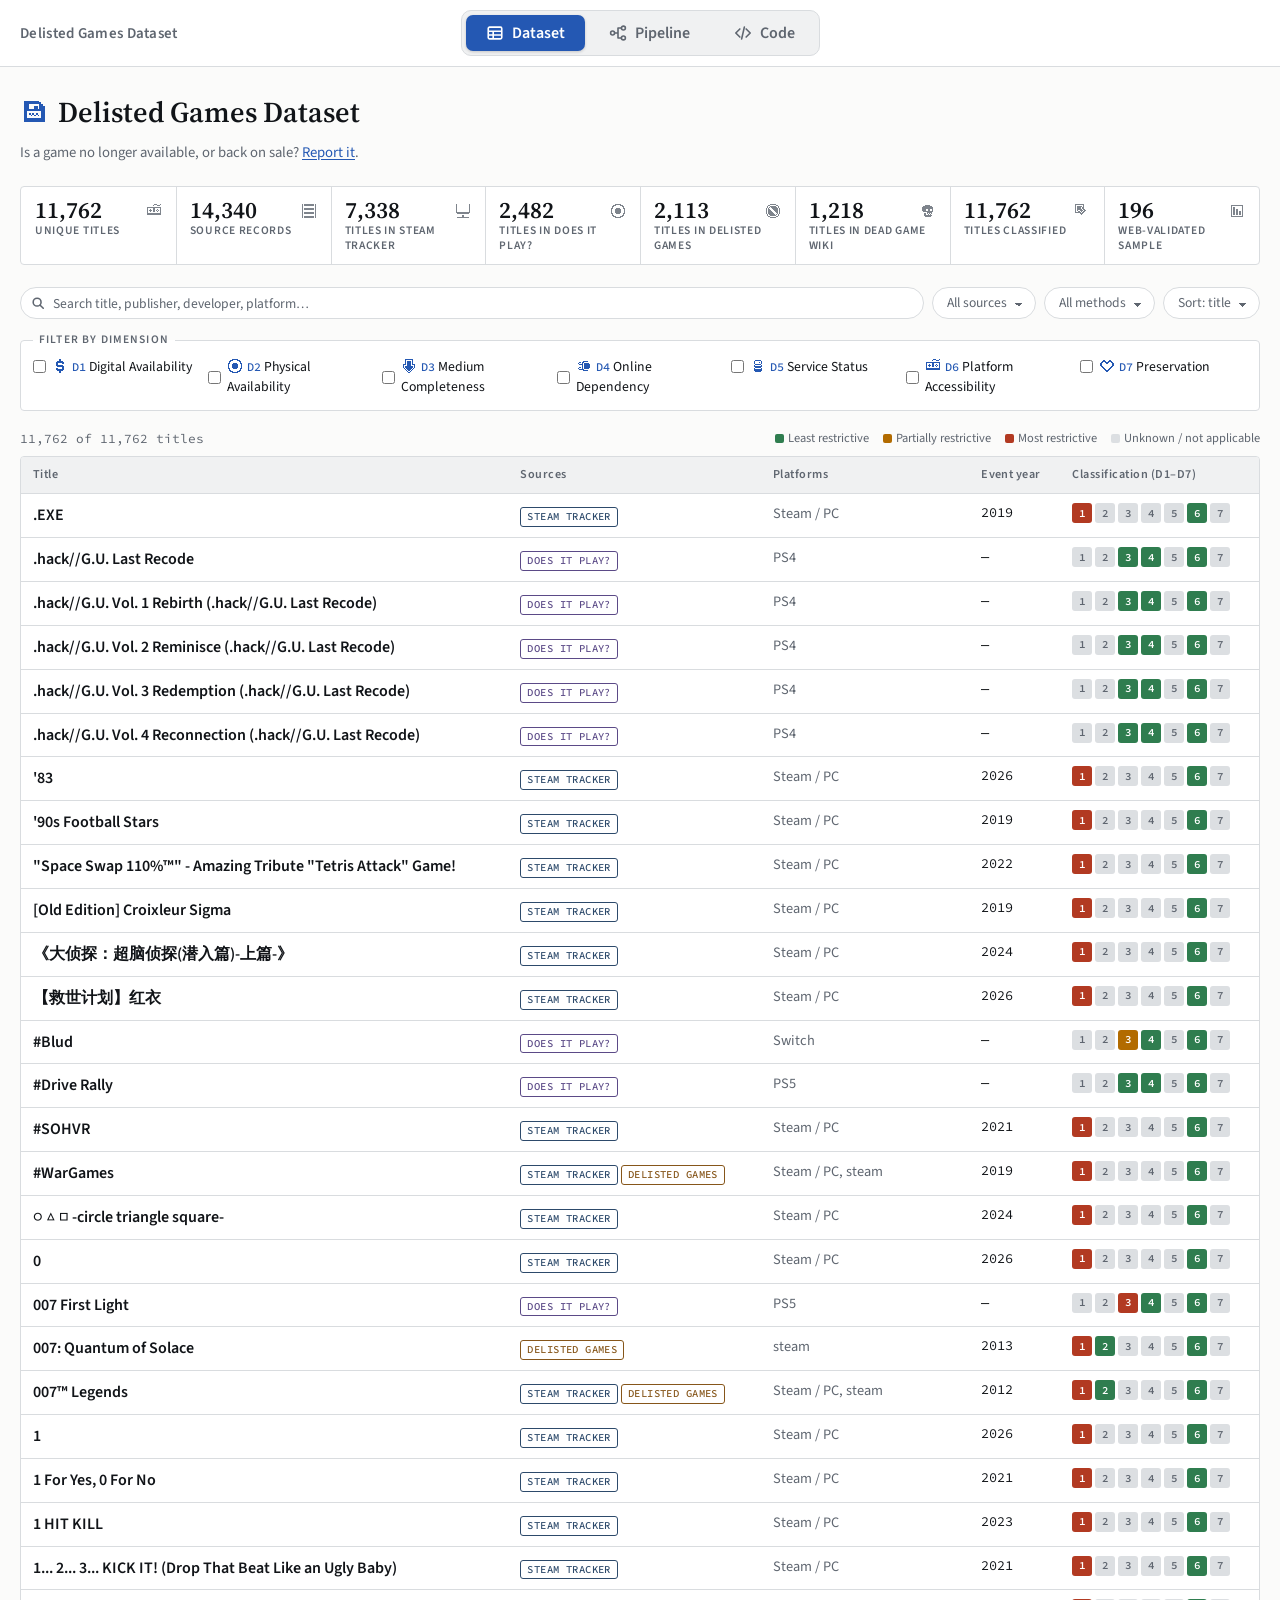
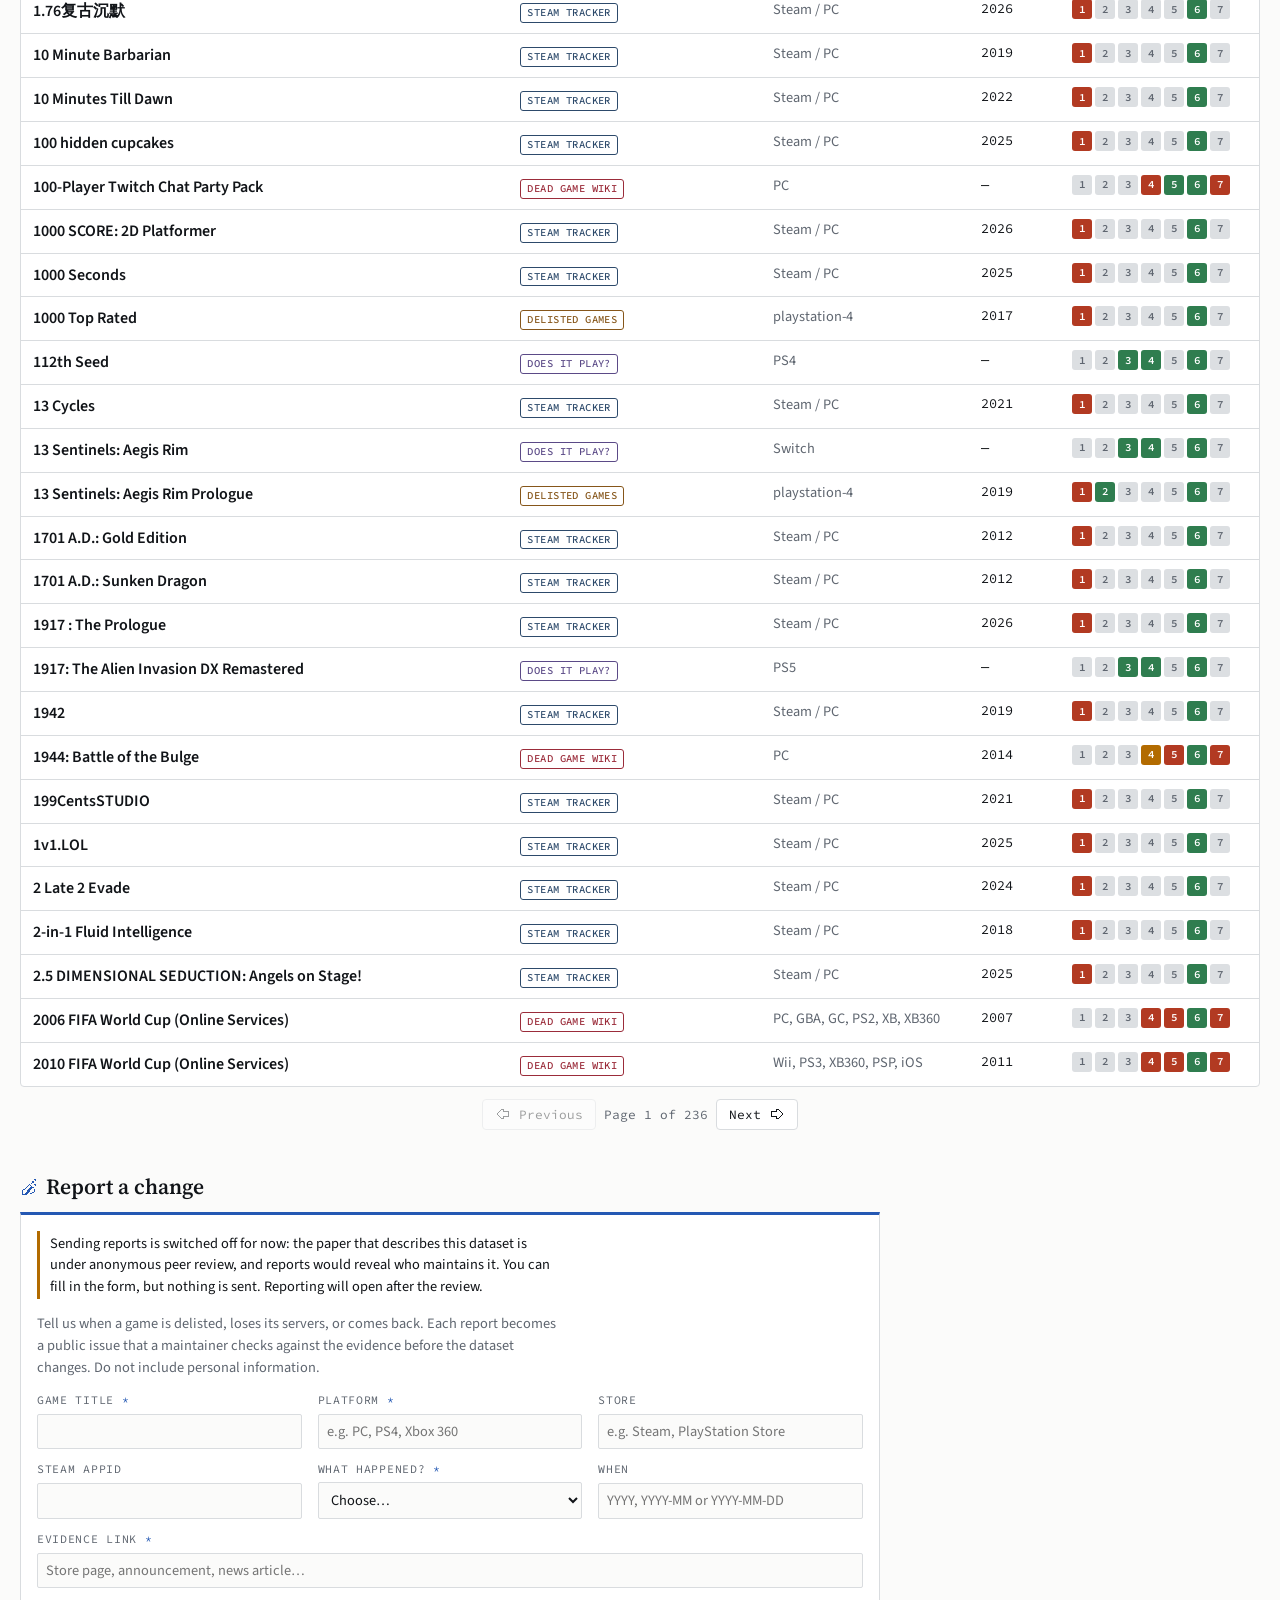
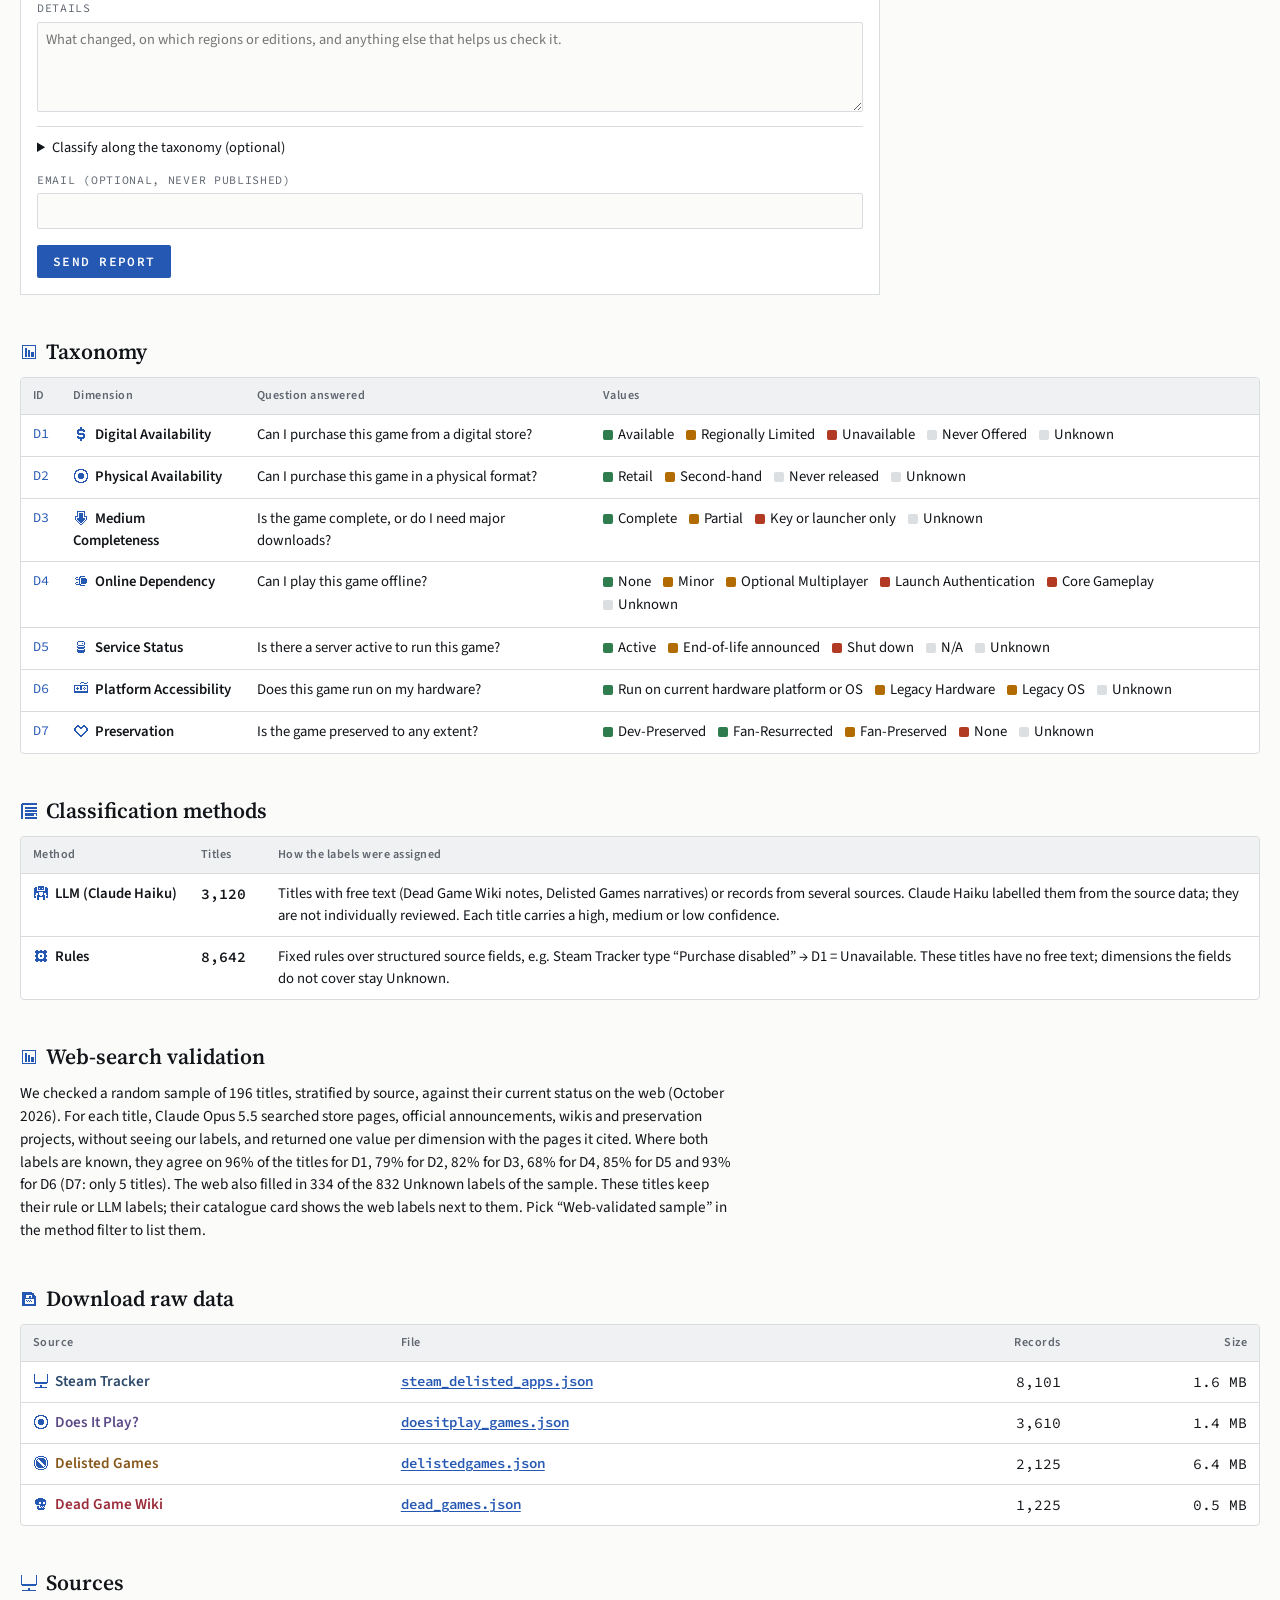
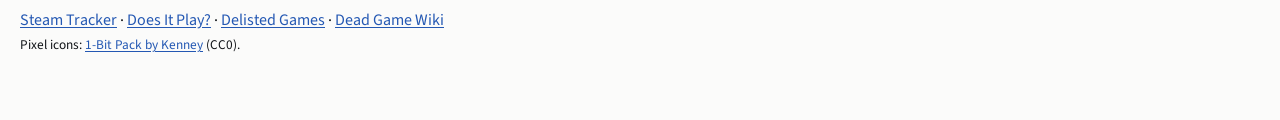
<file: index.html>
<!doctype html>
<html lang="en">
<head>
<meta charset="utf-8">
<meta name="viewport" content="width=device-width, initial-scale=1">
<title>Delisted Games Dataset</title>
<!-- The site opens on the dataset page; each page carries the tab bar (site-nav.css).
     Old links to /#pipeline still reach the pipeline map; /#code reaches the code. -->
<meta http-equiv="refresh" content="0; url=dataset/index.html">
<script>location.replace({ "#pipeline": "pipeline.html", "#code": "code/index.html" }[location.hash] || "dataset/index.html");</script>
</head>
<body>
<p><a href="dataset/index.html">Dataset</a> · <a href="pipeline.html">Pipeline map</a> · <a href="code/index.html">Code</a></p>
</body>
</html>
</file>
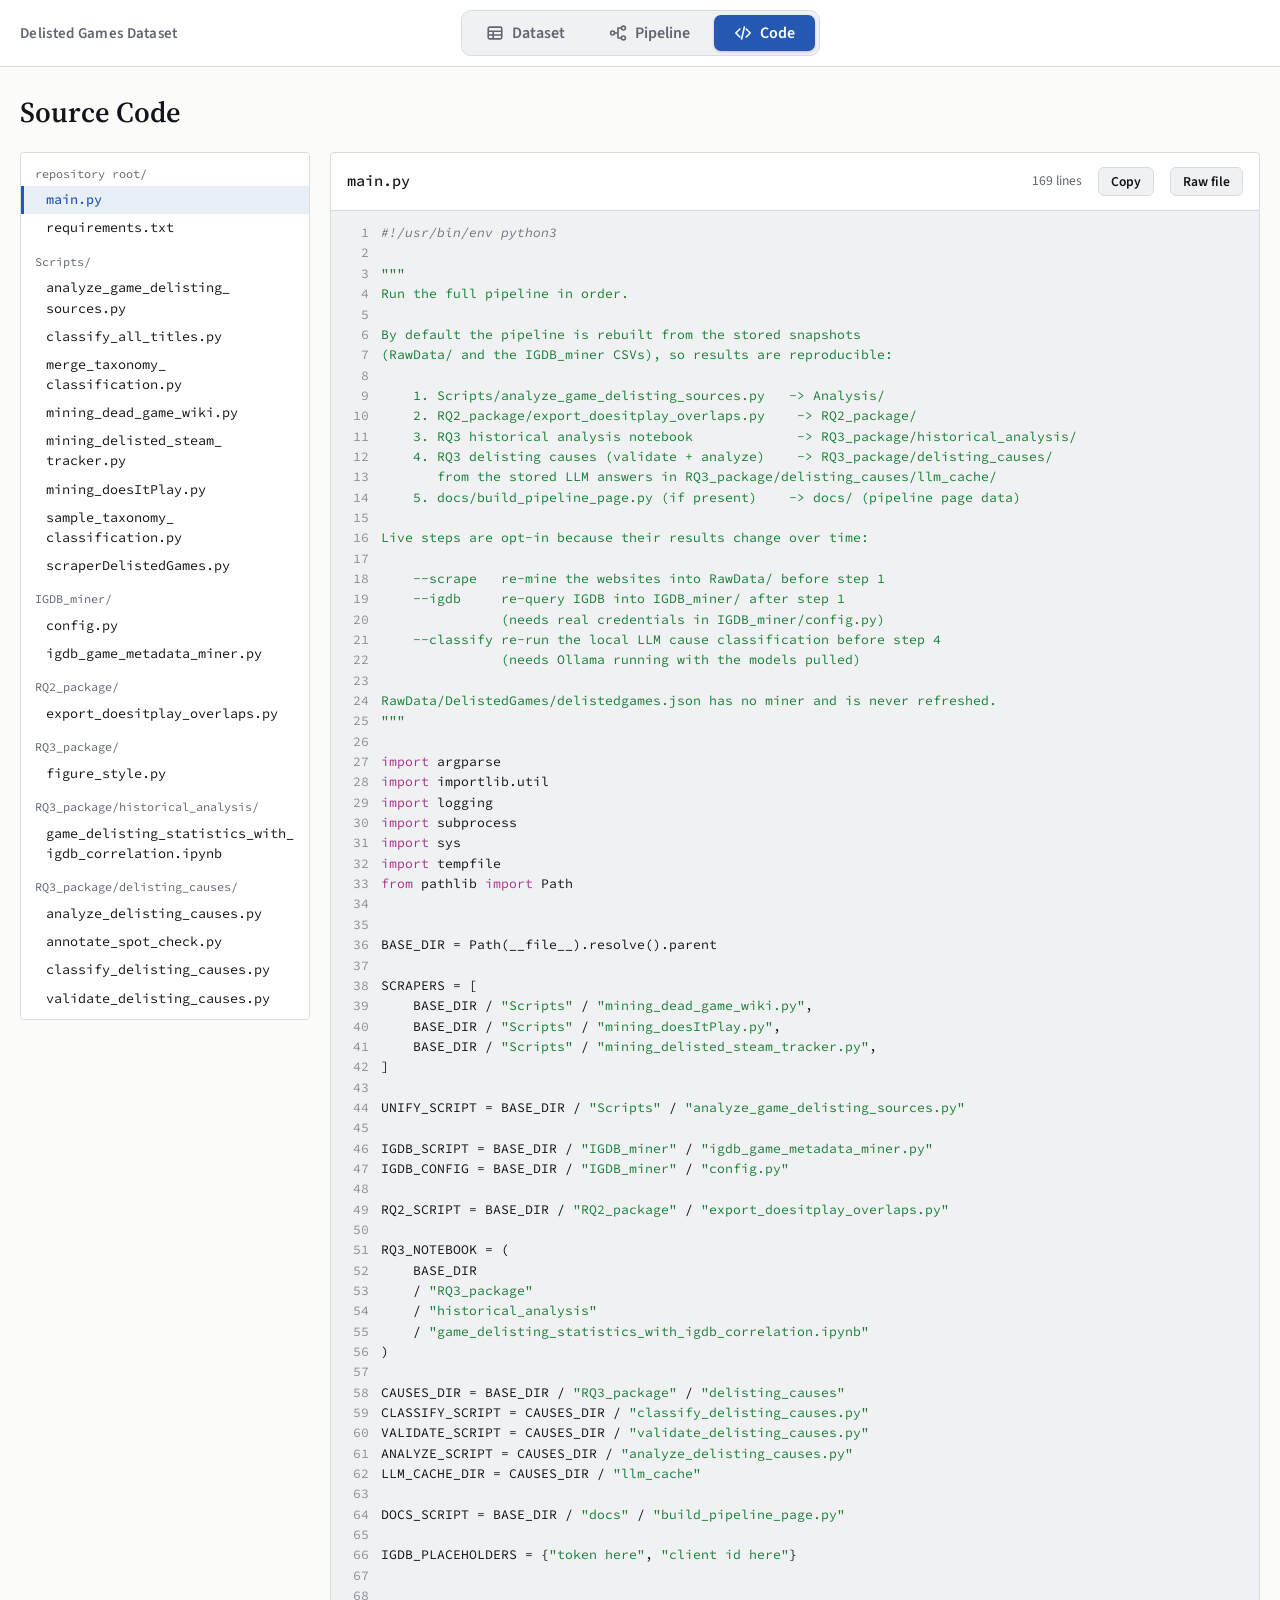
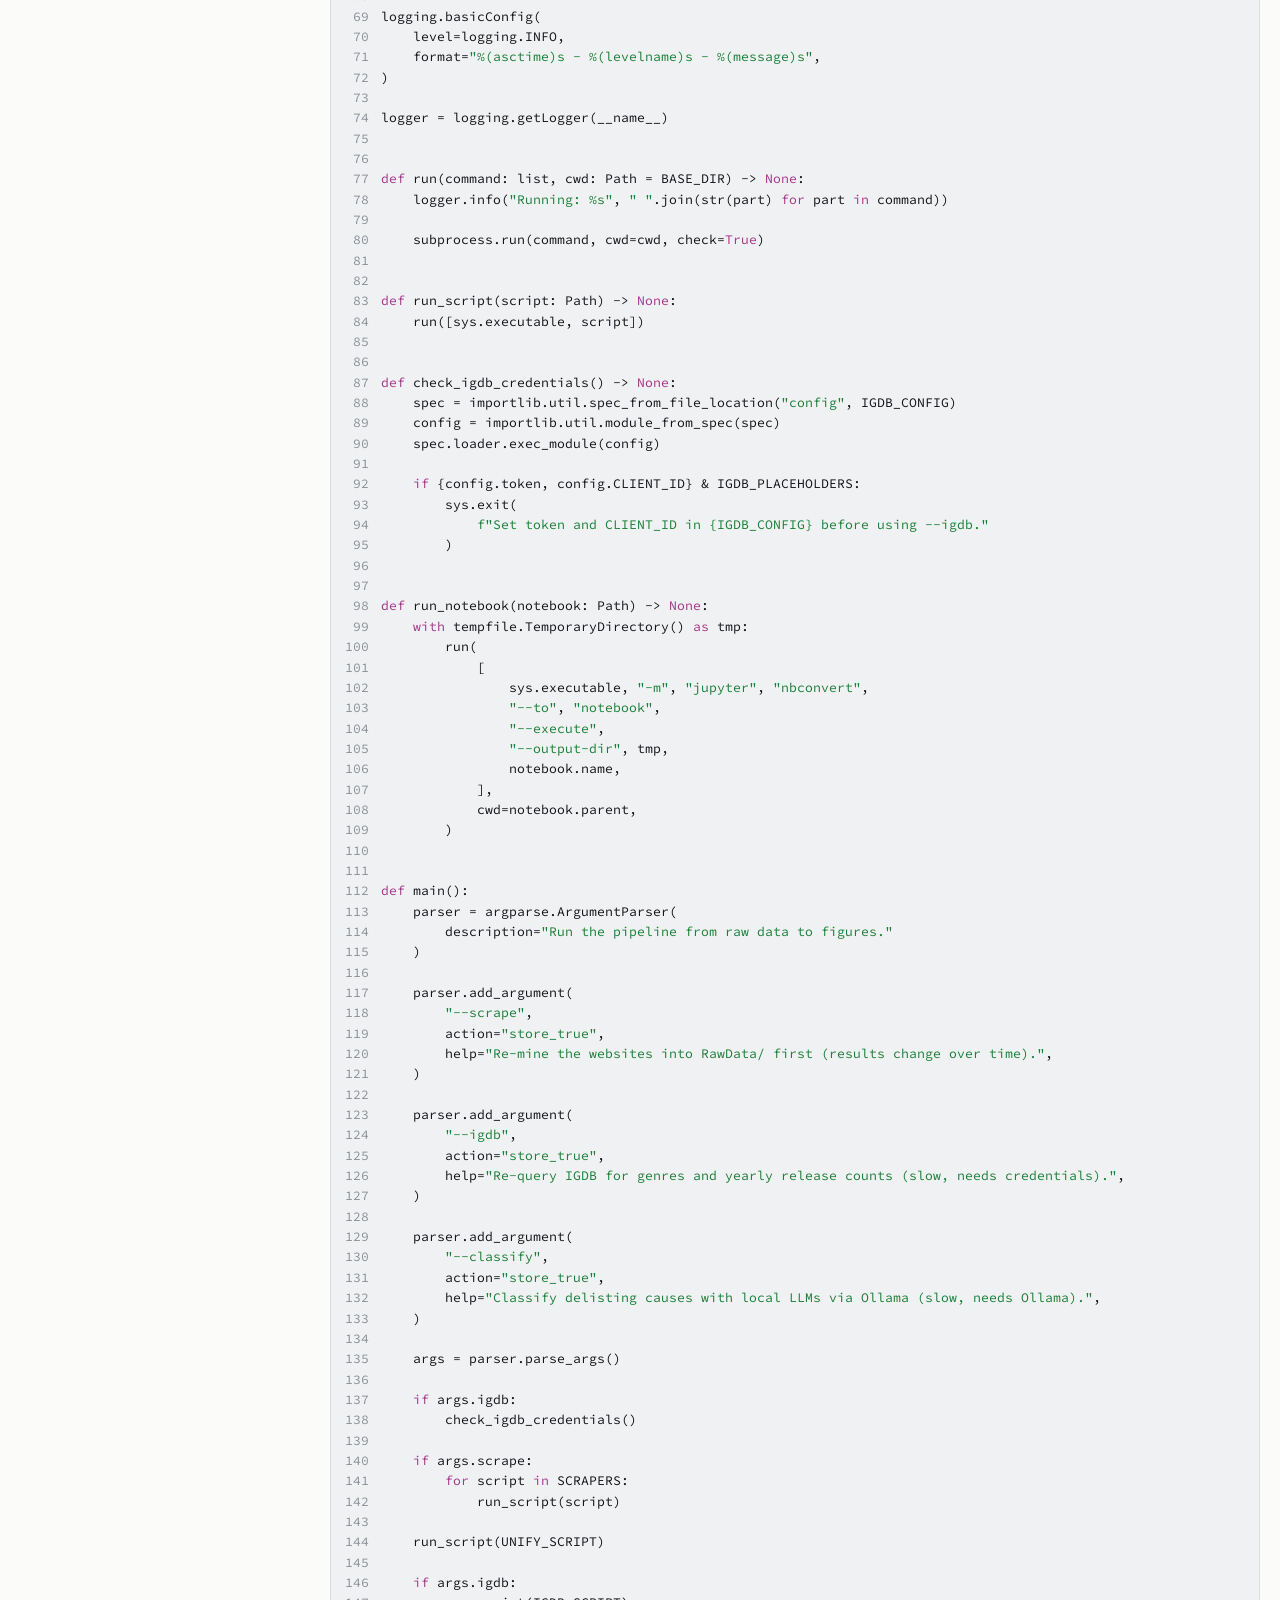
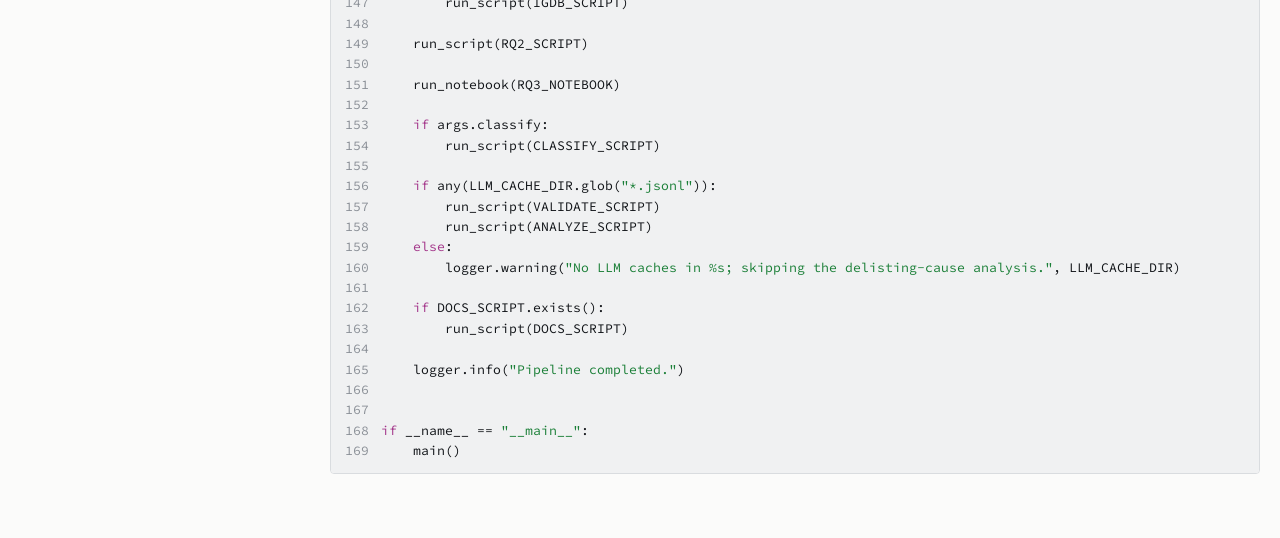
<file: code/index.html>
<!doctype html>
<html lang="en">
<meta charset="utf-8">
<meta name="viewport" content="width=device-width, initial-scale=1">
<title>Source Code</title>
<link rel="preconnect" href="https://fonts.googleapis.com">
<link rel="preconnect" href="https://fonts.gstatic.com" crossorigin>
<link rel="stylesheet" href="https://fonts.googleapis.com/css2?family=Source+Code+Pro:wght@400;500&family=Source+Sans+3:wght@400;600&family=Source+Serif+4:opsz,wght@8..60,600&display=swap">
<style>
:root {
  --paper: #fbfbfa;
  --sheet: #ffffff;
  --ink: #111418;
  --muted: #5f6670;
  --rule: #d9dcdf;
  --accent: #2458b3;
  --accent-tint: #e9eff9;
  --code-bg: #f0f1f2;
  --c-com: #6a737d;
  --c-str: #1a7f37;
  --c-kw: #a3368a;
  --c-num: #b35900;
  --c-dec: #2458b3;
  --serif: "Source Serif 4", Georgia, "Times New Roman", serif;
  --sans: "Source Sans 3", "Helvetica Neue", Arial, sans-serif;
  --mono: "Source Code Pro", ui-monospace, Menlo, Consolas, monospace;
}
@media (prefers-color-scheme: dark) {
  :root:not([data-theme="light"]) {
    --paper: #121417; --sheet: #191c20; --ink: #e8eaed; --muted: #9aa1aa; --rule: #30353b;
    --accent: #86acef; --accent-tint: #1d2738; --code-bg: #22262b;
    --c-com: #8b949e; --c-str: #7ee2a0; --c-kw: #f09ad8; --c-num: #f5b36b; --c-dec: #86acef;
    color-scheme: dark;
  }
}
:root[data-theme="dark"] {
  --paper: #121417; --sheet: #191c20; --ink: #e8eaed; --muted: #9aa1aa; --rule: #30353b;
  --accent: #86acef; --accent-tint: #1d2738; --code-bg: #22262b;
  --c-com: #8b949e; --c-str: #7ee2a0; --c-kw: #f09ad8; --c-num: #f5b36b; --c-dec: #86acef;
  color-scheme: dark;
}

* { box-sizing: border-box; }
body { background: var(--paper); color: var(--ink); font: 16px/1.5 var(--sans); padding-inline: 20px; padding-block: 28px 64px; }
.wrap { max-width: 1240px; margin: 0 auto; display: grid; gap: 22px; }
h1 { font-family: var(--serif); font-weight: 600; margin: 0; line-height: 1.2; font-size: 1.8rem; }

.layout { display: grid; grid-template-columns: 290px minmax(0, 1fr); gap: 20px; align-items: start; }
@media (max-width: 860px) { .layout { grid-template-columns: minmax(0, 1fr); } }

/* File list, grouped by folder. */
.files { position: sticky; top: 16px; max-height: calc(100vh - 32px); overflow-y: auto;
         background: var(--sheet); border: 1px solid var(--rule); border-radius: 4px; padding: 10px 0; }
@media (max-width: 860px) { .files { position: static; max-height: 300px; } }
.group { font-family: var(--mono); font-size: 0.74rem; color: var(--muted); padding: 10px 14px 4px; overflow-wrap: break-word; }
.group:first-child { padding-top: 2px; }
.file { display: block; padding: 4px 14px 4px 22px; font-family: var(--mono); font-size: 0.84rem; color: var(--ink);
        text-decoration: none; border-left: 3px solid transparent; overflow-wrap: break-word; }
.file:hover { background: var(--paper); }
.file[aria-current="true"] { background: var(--accent-tint); border-left-color: var(--accent); color: var(--accent); font-weight: 500; }
.file:focus-visible { outline: 2px solid var(--accent); outline-offset: -2px; }

/* Selected file. */
.view { background: var(--sheet); border: 1px solid var(--rule); border-radius: 4px; min-width: 0; }
.vhead { display: flex; flex-wrap: wrap; align-items: center; gap: 6px 16px; padding: 14px 16px; border-bottom: 1px solid var(--rule); }
.vpath { font-family: var(--mono); font-weight: 500; font-size: 0.95rem; overflow-wrap: break-word; flex: 1 1 260px; min-width: 0; }
.vmeta { font-size: 0.85rem; color: var(--muted); }
.btn { font: 600 0.85rem/1 var(--sans); color: var(--ink); background: var(--code-bg); border: 1px solid var(--rule);
       border-radius: 6px; padding: 7px 12px; cursor: pointer; text-decoration: none; }
.btn:hover { border-color: var(--muted); }
.btn:focus-visible { outline: 2px solid var(--accent); outline-offset: 2px; }

.code { overflow-x: auto; background: var(--code-bg); border-radius: 0 0 4px 4px; }
.code table { border-collapse: collapse; font: 0.82rem/1.55 var(--mono); tab-size: 4; }
.code td { padding: 0 14px 0 0; white-space: pre; vertical-align: top; }
.code td.n { padding: 0 12px 0 14px; text-align: right; color: var(--muted); user-select: none; opacity: .7; }
.code tr:first-child td { padding-top: 12px; }
.code tr:last-child td { padding-bottom: 12px; }
.t-com { color: var(--c-com); font-style: italic; }
.t-str { color: var(--c-str); }
.t-kw { color: var(--c-kw); }
.t-num { color: var(--c-num); }
.t-dec { color: var(--c-dec); }
</style>
<link rel="stylesheet" href="../site-nav.css">
<body>
<nav class="site-bar" aria-label="Site">
  <span class="site-brand">Delisted Games Dataset</span>
  <div class="site-tabs">
    <a class="site-tab" href="../dataset/index.html">
      <svg viewBox="0 0 20 20" fill="none" stroke="currentColor" stroke-width="1.8" aria-hidden="true"><rect x="2.5" y="3.5" width="15" height="13" rx="1.5"/><path d="M2.5 8H17.5M2.5 12.25H17.5M8 8V16.5"/></svg>Dataset</a>
    <a class="site-tab" href="../pipeline.html">
      <svg viewBox="0 0 20 20" fill="none" stroke="currentColor" stroke-width="1.8" stroke-linecap="round" aria-hidden="true"><circle cx="4" cy="10" r="2.2"/><circle cx="16" cy="4.5" r="2.2"/><circle cx="16" cy="15.5" r="2.2"/><path d="M6.2 10H10M10 4.5V15.5M10 4.5H13.8M10 15.5H13.8"/></svg>Pipeline</a>
    <a class="site-tab" href="../code/index.html" aria-current="page">
      <svg viewBox="0 0 20 20" fill="none" stroke="currentColor" stroke-width="1.8" stroke-linecap="round" stroke-linejoin="round" aria-hidden="true"><path d="M6.5 5.5 2 10l4.5 4.5M13.5 5.5 18 10l-4.5 4.5M11.5 3.5l-3 13"/></svg>Code</a>
  </div>
  <span></span>
</nav>
<div class="wrap">
  <h1>Source Code</h1>
  <div class="layout">
    <nav class="files" id="files" aria-label="Files"></nav>
    <section class="view" aria-live="polite">
      <div class="vhead">
        <span class="vpath" id="vpath"></span>
        <span class="vmeta" id="vmeta"></span>
        <button class="btn" id="copy" type="button">Copy</button>
        <a class="btn" id="raw" href="#">Raw file</a>
      </div>
      <div class="code"><table id="code"></table></div>
    </section>
  </div>
</div>

<script src="sources.js"></script>
<script>
const FILES = window.SOURCES || [];
const $ = id => document.getElementById(id);
const esc = s => s.replace(/&/g, "&amp;").replace(/</g, "&lt;").replace(/>/g, "&gt;");
// Lets long snake_case names wrap at underscores instead of mid-word.
const breakable = s => esc(s).replace(/([_/])/g, "$1<wbr>");

// Small Python highlighter: comments, strings (incl. triple-quoted and
// prefixed), decorators, keywords and numbers. Other files are shown as text.
const PY_KW = "and as assert async await break class continue def del elif else except finally for from global if import in is lambda nonlocal not or pass raise return try while with yield None True False self";
const PY_RE = new RegExp([
  "(#[^\\n]*)",
  "((?:[rRbBuUfF]{1,2})?(?:\"\"\"[\\s\\S]*?\"\"\"|'''[\\s\\S]*?'''|\"(?:\\\\.|[^\"\\\\\\n])*\"|'(?:\\\\.|[^'\\\\\\n])*'))",
  "(^[ \\t]*@[\\w.]+)",
  "\\b(" + PY_KW.split(" ").join("|") + ")\\b",
  "\\b(\\d[\\d_]*(?:\\.\\d+)?(?:e[+-]?\\d+)?)\\b",
].join("|"), "gm");
const CLASSES = [null, "t-com", "t-str", "t-dec", "t-kw", "t-num"];

// Returns [text, className] pieces covering the whole source.
function tokens(text, python) {
  if (!python) return [[text, null]];
  const out = [];
  let last = 0;
  for (const m of text.matchAll(PY_RE)) {
    if (m.index > last) out.push([text.slice(last, m.index), null]);
    out.push([m[0], CLASSES[m.findIndex((g, i) => i > 0 && g !== undefined)]]);
    last = m.index + m[0].length;
  }
  out.push([text.slice(last), null]);
  return out;
}

// Splits the pieces into lines so spans never cross a table row.
function lines(text, python) {
  const rows = [""];
  for (const [piece, cls] of tokens(text, python)) {
    piece.split("\n").forEach((part, i) => {
      if (i > 0) rows.push("");
      if (part) rows[rows.length - 1] += cls ? `<span class="${cls}">${esc(part)}</span>` : esc(part);
    });
  }
  if (rows.length > 1 && rows[rows.length - 1] === "") rows.pop();
  return rows;
}

function renderList() {
  let html = "", group = null;
  for (const f of FILES) {
    if (f.group !== group) {
      group = f.group;
      html += `<div class="group">${breakable(group || "repository root")}/</div>`;
    }
    html += `<a class="file" href="#${encodeURI(f.path)}" data-path="${esc(f.path)}">${breakable(f.path.split("/").pop())}</a>`;
  }
  $("files").innerHTML = html;
}

function show(path) {
  const f = FILES.find(x => x.path === path) || FILES[0];
  if (!f) { $("vpath").textContent = "No files found (sources.js missing)."; return; }
  const python = /\.(py|ipynb)$/.test(f.path);
  const rows = lines(f.text, python);
  $("code").innerHTML = rows.map((r, i) => `<tr><td class="n">${i + 1}</td><td>${r}</td></tr>`).join("");
  $("vpath").innerHTML = breakable(f.path);
  $("vmeta").textContent = `${rows.length.toLocaleString("en")} lines` + (f.path.endsWith(".ipynb") ? " · notebook cells" : "");
  $("raw").href = "src/" + encodeURI(f.path);
  for (const a of document.querySelectorAll(".file")) a.setAttribute("aria-current", a.dataset.path === f.path ? "true" : "false");
  $("copy").onclick = () => copy(f.text);
}

function copy(text) {
  const done = () => { $("copy").textContent = "Copied"; setTimeout(() => { $("copy").textContent = "Copy"; }, 1400); };
  if (navigator.clipboard) navigator.clipboard.writeText(text).then(done, () => fallback(text, done));
  else fallback(text, done);
}

// Clipboard API is unavailable on file:// and in some sandboxed frames.
function fallback(text, done) {
  const ta = document.createElement("textarea");
  ta.value = text;
  ta.style.position = "fixed"; ta.style.opacity = "0";
  document.body.appendChild(ta);
  ta.select();
  try { if (document.execCommand("copy")) done(); } catch (e) {}
  ta.remove();
}

function current() { return decodeURI(location.hash.slice(1)); }

renderList();
show(current());
addEventListener("hashchange", () => { show(current()); scrollTo({ top: 0 }); });
</script>
</body>
</html>
</file>
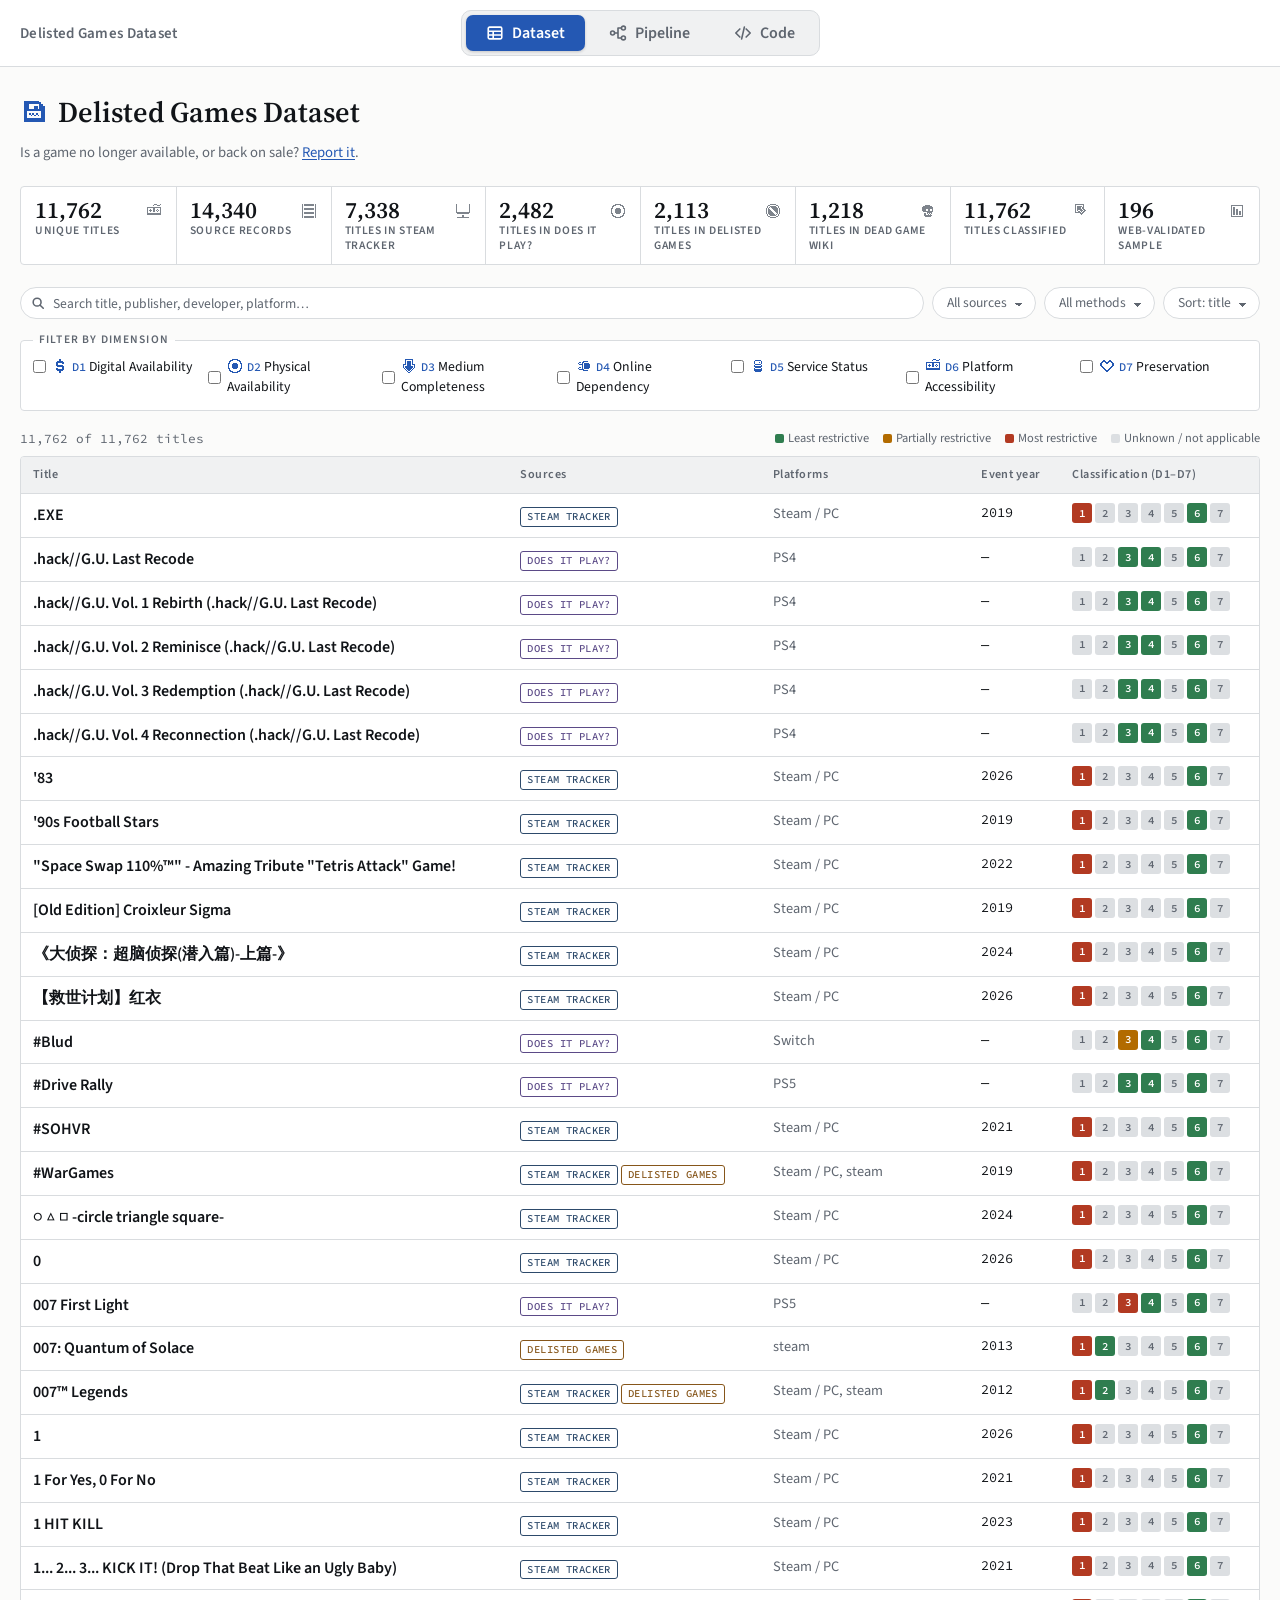
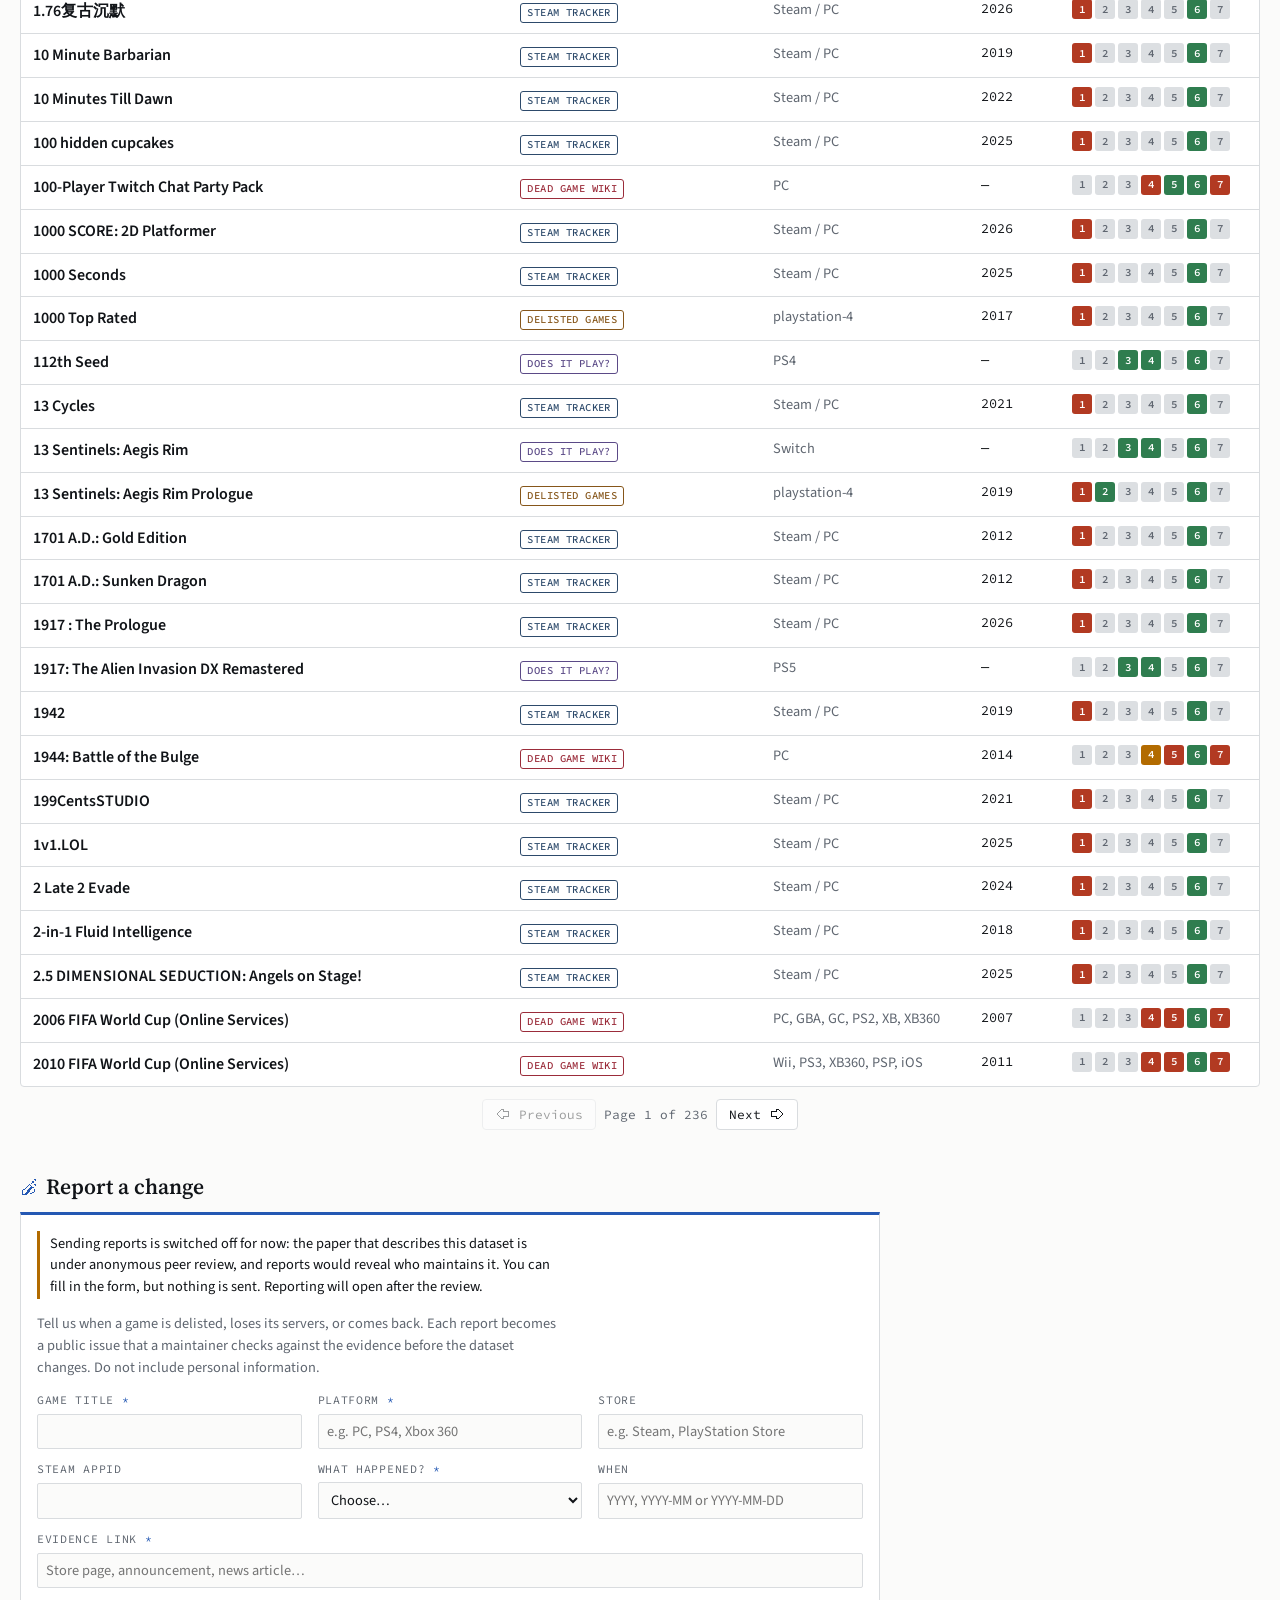
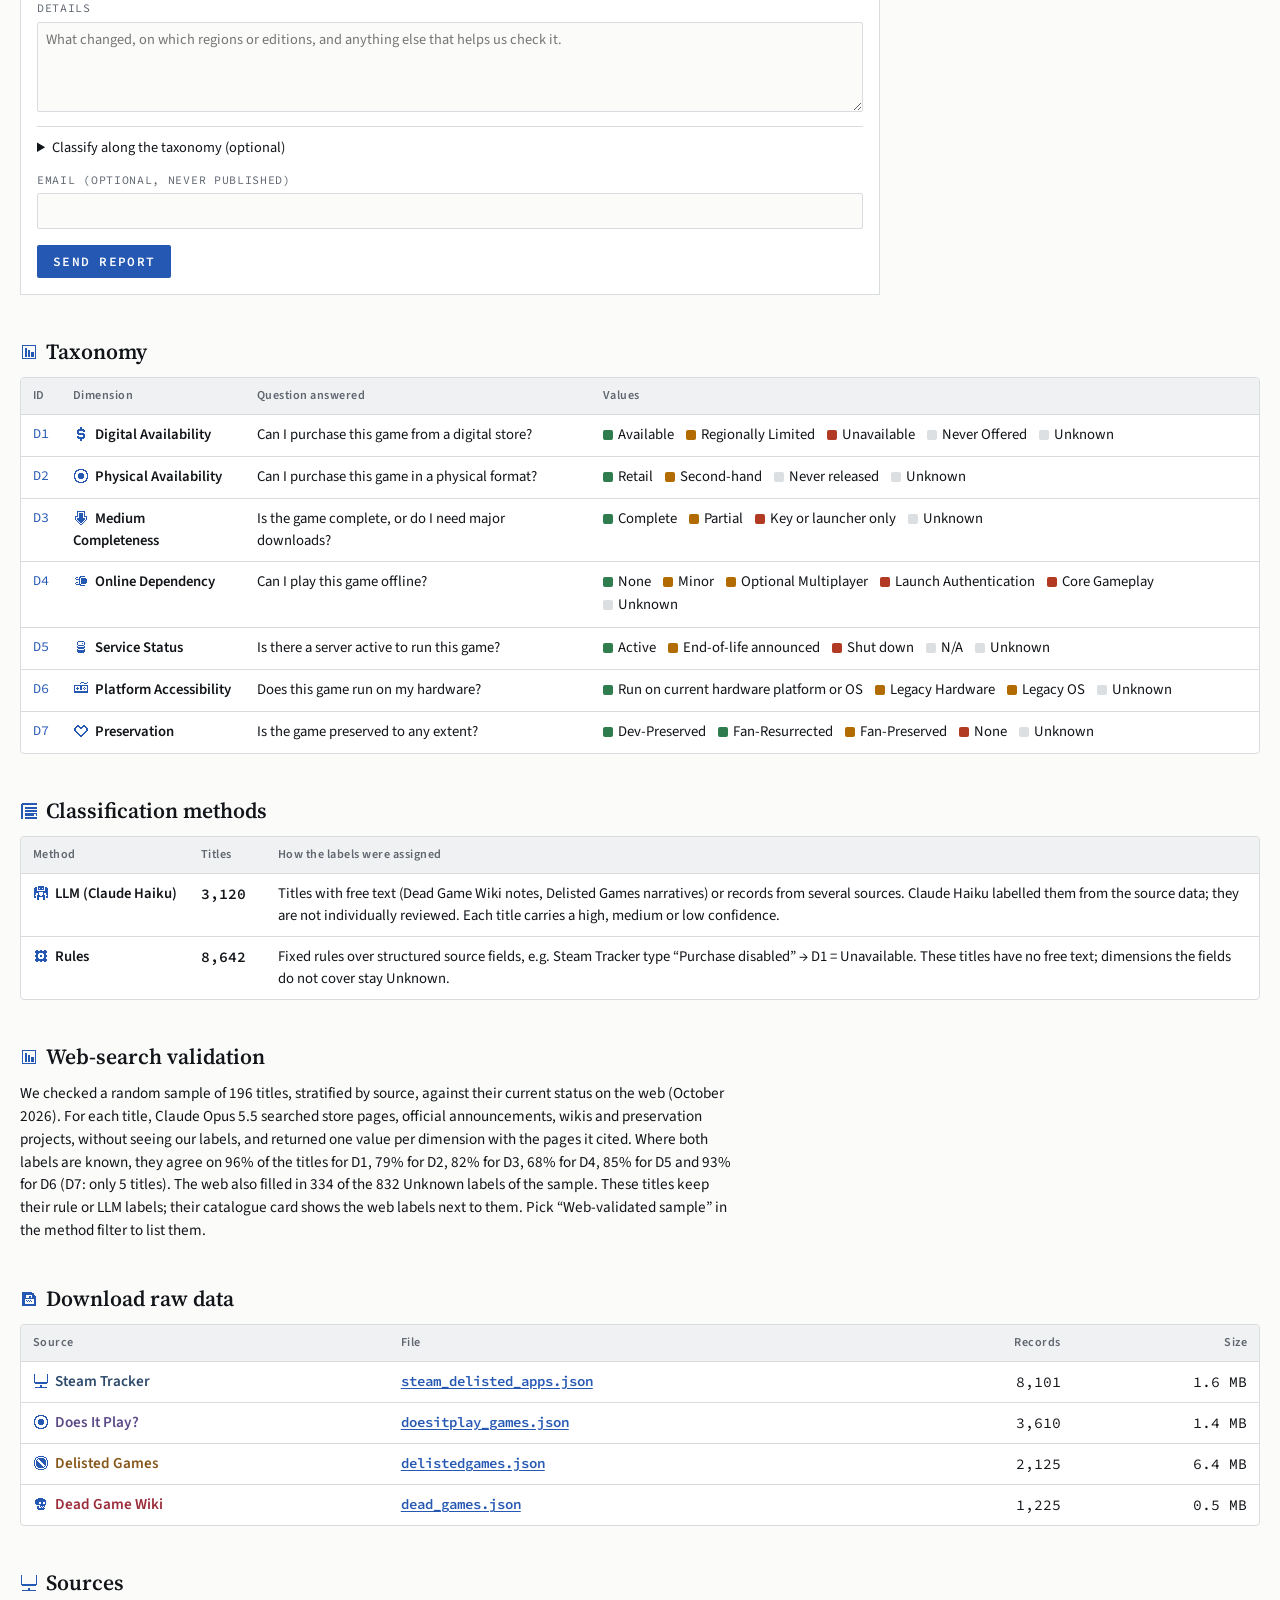
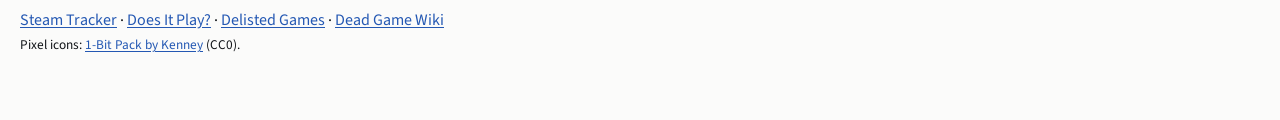
<file: dataset/index.html>
<!doctype html>
<html lang="en">
<head>
<meta charset="utf-8">
<meta name="viewport" content="width=device-width, initial-scale=1">
<title>Delisted Games Dataset</title>
<link rel="icon" href="data:image/svg+xml,<svg xmlns='http://www.w3.org/2000/svg' viewBox='0 0 16 16' shape-rendering='crispEdges'>
<link rel="preconnect" href="https://fonts.googleapis.com">
<link rel="preconnect" href="https://fonts.gstatic.com" crossorigin>
<link rel="stylesheet" href="https://fonts.googleapis.com/css2?family=Source+Code+Pro:wght@400;500;600&family=Source+Sans+3:wght@400;600&family=Source+Serif+4:opsz,wght@8..60,400;8..60,600&display=swap">
<style>
  /* Same palette, type and panels as the pipeline map. */
  :root {
    --paper: #fbfbfa; --sheet: #ffffff; --ink: #111418; --muted: #5f6670; --rule: #d9dcdf;
    --accent: #2458b3; --accent-tint: #e9eff9; --code-bg: #f0f1f2;
    --good: #2f7d4f; --mid: #b26b00; --bad: #b23a22; --none: #dcdfe2;
    --steam_tracker: #2d4a6b; --doesitplay: #5b4a87;
    --delisted_games: #86561a; --dead_game_list: #9b2c3a;
    --serif: "Source Serif 4", Georgia, "Times New Roman", serif;
    --sans: "Source Sans 3", "Helvetica Neue", Arial, sans-serif;
    --mono: "Source Code Pro", ui-monospace, Menlo, Consolas, monospace;
  }
  @media (prefers-color-scheme: dark) {
    :root:not([data-theme="light"]) {
      --paper: #121417; --sheet: #191c20; --ink: #e8eaed; --muted: #9aa1aa; --rule: #30353b;
      --accent: #86acef; --accent-tint: #1d2738; --code-bg: #22262b;
      --good: #7cc596; --mid: #e0a85a; --bad: #ef8a71; --none: #3a3f46;
      --steam_tracker: #9cb8d8; --doesitplay: #bcaee6;
      --delisted_games: #e2b56f; --dead_game_list: #f0a0ab;
      color-scheme: dark;
    }
  }
  :root[data-theme="dark"] {
    --paper: #121417; --sheet: #191c20; --ink: #e8eaed; --muted: #9aa1aa; --rule: #30353b;
    --accent: #86acef; --accent-tint: #1d2738; --code-bg: #22262b;
    --good: #7cc596; --mid: #e0a85a; --bad: #ef8a71; --none: #3a3f46;
    --steam_tracker: #9cb8d8; --doesitplay: #bcaee6;
    --delisted_games: #e2b56f; --dead_game_list: #f0a0ab;
    color-scheme: dark;
  }
  * { box-sizing: border-box; }
  body { margin: 0; background: var(--paper); color: var(--ink); font: 16px/1.5 var(--sans); padding-inline: 20px; padding-block: 28px 64px; }
  main { max-width: 1240px; margin: 0 auto; }
  h1, h2, h3 { font-family: var(--serif); font-weight: 600; line-height: 1.2; text-wrap: balance; }
  h1 { font-size: 1.8rem; margin: 0 0 22px; }
  h2 { font-size: 1.35rem; margin: 44px 0 12px; }
  a { color: var(--accent); text-underline-offset: 2px; }
  /* Numbers bar. */
  .stats { display: grid; grid-template-columns: repeat(auto-fit, minmax(140px, 1fr)); overflow: hidden;
           border: 1px solid var(--rule); border-radius: 4px; background: var(--sheet); margin-bottom: 22px; }
  .stat { padding: 10px 14px; border-right: 1px solid var(--rule); border-bottom: 1px solid var(--rule); margin: 0 -1px -1px 0; }
  .stat b { display: block; font: 600 1.45rem/1.2 var(--serif); font-variant-numeric: tabular-nums lining-nums; }
  .stat > span { display: block; line-height: 1.3; font-size: .72rem; font-weight: 600; letter-spacing: .06em; text-transform: uppercase; color: var(--muted); }
  .stat-head { display: flex; align-items: center; justify-content: space-between; gap: 8px; }
  .stat-head .ico { color: var(--muted); opacity: .8; }
  .box-label { font-size: .72rem; font-weight: 600; letter-spacing: .1em; text-transform: uppercase; color: var(--muted); }

  /* Quiet toolbar: controls read as text until hovered or focused. */
  /* Filters: one family of small rounded controls. */
  .filters { display: flex; flex-wrap: wrap; align-items: center; gap: 8px; font-size: .85rem; margin-bottom: 12px; }
  .search { position: relative; flex: 1 1 260px; display: flex; color: var(--muted); }
  .search svg { position: absolute; left: 11px; top: 50%; width: 14px; height: 14px; transform: translateY(-50%); pointer-events: none; }
  .filters .search input { flex: 1; min-width: 0; padding-left: 32px; cursor: text; }
  .filters input, .pill {
    font: inherit; height: 32px; color: var(--ink); background-color: var(--sheet); border: 1px solid var(--rule);
    border-radius: 999px; padding: 0 14px; min-width: 0; max-width: 100%; }
  .filters input::placeholder { color: var(--muted); }
  .pill { appearance: none; -webkit-appearance: none; cursor: pointer; color: var(--muted); padding-right: 28px; flex: none;
          background-image: linear-gradient(45deg, transparent 50%, currentColor 50%), linear-gradient(135deg, currentColor 50%, transparent 50%);
          background-position: calc(100% - 16px) 55%, calc(100% - 12px) 55%; background-size: 4px 4px; background-repeat: no-repeat; }
  .pill-measure { position: absolute; visibility: hidden; white-space: pre; }
  .pill:hover { color: var(--ink); border-color: var(--muted); }
  .pill.on { color: var(--accent); background-color: var(--accent-tint); border-color: var(--accent); }
  .filters input:focus-visible, .pill:focus-visible { outline: 2px solid var(--accent); outline-offset: 1px; }
  /* Dimension filter: tick a dimension, then pick its value. */
  .dimfilter { border: 1px solid var(--rule); border-radius: 4px; background: var(--sheet); margin: 0 0 18px; padding: 8px 12px 12px; min-width: 0; }
  .dimfilter legend { padding: 0 6px; display: flex; gap: 10px; align-items: center; }
  .dimfilter legend button { font: inherit; letter-spacing: inherit; text-transform: inherit; color: var(--accent);
                             background: none; border: 0; padding: 0; cursor: pointer; text-decoration: underline; text-underline-offset: 2px; }
  .dimopts { display: grid; grid-template-columns: repeat(auto-fill, minmax(min(100%, 150px), 1fr)); gap: 8px; }
  .dimopt { display: grid; gap: 4px; align-content: start; min-width: 0; }
  .dimopt label { display: flex; gap: 6px; align-items: baseline; font-size: .86rem; cursor: pointer; }
  .dimopt label b { font-family: var(--mono); font-size: .74rem; font-weight: 500; color: var(--accent); }
  .dimopt label .ico { color: var(--accent); margin-right: 4px; }
  .dimopt input { accent-color: var(--accent); margin: 0; align-self: center; }
  .dimopt select { font: inherit; font-size: .82rem; padding: 3px 6px; border: 1px solid var(--rule); border-radius: 4px;
                   background: var(--sheet); color: var(--ink); width: 100%; }
  .dimopt select:focus-visible { outline: 2px solid var(--accent); outline-offset: 1px; }
  .dimopt select:disabled { display: none; }
  .chip.off { opacity: .22; }
  .count { font-family: var(--mono); font-size: .8rem; color: var(--muted); }
  .above-table { display: flex; flex-wrap: wrap; justify-content: space-between; align-items: baseline; gap: 4px 24px; margin-bottom: 8px; }

  /* Legend for the D1–D7 squares. */
  .key { display: flex; flex-wrap: wrap; justify-content: flex-end; gap: 2px 14px; font-size: .78rem; color: var(--muted); margin-left: auto; }
  .key span { display: inline-flex; align-items: center; gap: 4px; white-space: nowrap; }
  .key i { width: 9px; height: 9px; border-radius: 2px; }

  /* Register table. */
  .table-wrap { background: var(--sheet); border: 1px solid var(--rule); border-radius: 4px; overflow-x: auto; }
  table { border-collapse: collapse; width: 100%; }
  th, td { text-align: left; padding: 9px 12px; border-bottom: 1px solid var(--rule); vertical-align: top; }
  th { background: var(--code-bg); font-size: .76rem; font-weight: 600; letter-spacing: .04em; color: var(--muted); white-space: nowrap; }
  tbody tr:last-child td { border-bottom: 0; }
  tr.game { cursor: pointer; }
  tr.game:hover { background: var(--paper); }
  tr.game[aria-expanded="true"] { background: var(--accent-tint); box-shadow: inset 3px 0 0 var(--accent); }
  tr.game td:first-child { font-weight: 600; }
  td.num { font-family: var(--mono); font-size: .85rem; font-variant-numeric: tabular-nums; white-space: nowrap; }
  .plat { color: var(--muted); font-size: .9rem; }

  .badge { display: inline-block; font-family: var(--mono); font-size: .66rem; font-weight: 500; letter-spacing: .04em;
           text-transform: uppercase; padding: 1px 6px; margin: 1px 3px 1px 0;
           border-radius: 3px; border: 1px solid currentColor; white-space: nowrap; }
  .chips { display: flex; gap: 3px; }
  .chip { width: 20px; height: 20px; border-radius: 3px; font: 600 .68rem/1 var(--mono); color: #fff;
          display: inline-grid; place-items: center; flex: none; }
  .chip.good { background: var(--good); } .chip.mid { background: var(--mid); }
  .chip.bad { background: var(--bad); } .chip.none { background: var(--none); color: var(--muted); }
  :root[data-theme="dark"] .chip:is(.good, .mid, .bad) { color: #121417; }
  @media (prefers-color-scheme: dark) { :root:not([data-theme="light"]) .chip:is(.good, .mid, .bad) { color: #121417; } }
  .pending { color: var(--muted); font-size: .85rem; font-style: italic; }

  /* Catalogue cards. */
  tr.detail > td { background: var(--paper); padding: 16px; }
  .detail-grid { display: grid; grid-template-columns: repeat(auto-fit, minmax(min(100%, 300px), 1fr)); gap: 12px; }
  .card { background: var(--sheet); border: 1px solid var(--rule); border-radius: 4px; padding: 14px 16px; min-width: 0; }
  .card.catalog { border-color: var(--accent); }
  .card-head { display: flex; justify-content: space-between; align-items: baseline; gap: 8px; margin-bottom: 8px; flex-wrap: wrap;
               border-bottom: 1px solid var(--rule); padding-bottom: 6px; }
  .card h3 { font-size: 1rem; margin: 0; }
  .card dl { display: grid; grid-template-columns: max-content 1fr; gap: 2px 12px; margin: 0; font-size: .9rem; }
  .card dt { font-family: var(--mono); font-size: .76rem; color: var(--muted); padding-top: 2px; }
  .card dd { margin: 0; overflow-wrap: anywhere; }
  .card .excerpt { font-size: .88rem; color: var(--muted); margin: 8px 0 0; }
  .card .excerpt b { color: var(--ink); font-weight: 600; }
  .cls-table { width: 100%; }
  .cls-table td { padding: 5px 8px 5px 0; font-size: .9rem; border-bottom: 1px solid var(--rule); line-height: 1.35; }
  .cls-table tr:last-child td { border-bottom: 0; }
  .cls-table td:first-child { color: var(--muted); width: 48%; }
  .cls-table td:first-child b { font-family: var(--mono); font-size: .76rem; font-weight: 500; color: var(--accent); margin-right: 4px; }
  .val { font-weight: 600; }
  .val.good { color: var(--good); } .val.mid { color: var(--mid); } .val.bad { color: var(--bad); }
  .val.none { color: var(--muted); font-weight: 400; }

  /* Status tags on the catalogue card. */
  .stamps { display: flex; flex-wrap: wrap; gap: 6px; margin: 4px 0 10px; }
  .stamp { display: inline-block; font: 500 .7rem/1 var(--mono); letter-spacing: .08em; text-transform: uppercase;
           padding: 4px 7px 3px; border: 1px solid currentColor; border-radius: 3px; color: var(--bad); }
  .stamp.ok { color: var(--good); }
  .stamp.warn { color: var(--mid); }

  .pager { display: flex; gap: 8px; align-items: center; justify-content: center; margin-top: 12px;
           font-family: var(--mono); font-size: .8rem; color: var(--muted); }
  .pager button { font: inherit; color: var(--ink); padding: 5px 12px; border-radius: 4px; border: 1px solid var(--rule);
                  background: var(--sheet); cursor: pointer; }
  .pager button:hover:not(:disabled) { border-color: var(--accent); }
  .pager button:disabled { opacity: .4; cursor: default; }

  .tax-wrap { overflow-x: auto; background: var(--sheet); border: 1px solid var(--rule); border-radius: 4px; }
  .taxonomy td { font-size: .92rem; }
  .taxonomy td:first-child { font-family: var(--mono); font-size: .84rem; color: var(--accent); }
  .taxonomy td:nth-child(2) { font-weight: 600; }
  .tv { display: inline-flex; align-items: center; gap: 5px; margin-right: 12px; white-space: nowrap; }
  .tv i { width: 10px; height: 10px; border-radius: 2px; flex: none; }
  .methods td:first-child { font-family: var(--sans); font-size: .92rem; font-weight: 600; color: var(--ink); white-space: nowrap; }
  .methods td:first-child, .methods td.num { width: 1%; }
  .methods td.num { text-align: right; padding-right: 20px; }
  .methods td:last-child { max-width: 70ch; }
  #sources-text { margin: 0; }
  .download td:nth-child(2) { font-family: var(--mono); font-size: .88rem; }
  .download td.num, .download th:nth-child(n+3) { text-align: right; }
  .download td:first-child { font: 600 .95rem/1.4 var(--sans); white-space: nowrap; }
  .methods-note { margin: 0; font-size: .95rem; max-width: 90ch; }

  /* Web-search validation on the catalogue card. */
  .cls-table th { font: 500 .7rem/1.2 var(--mono); letter-spacing: .06em; text-transform: uppercase; color: var(--muted);
                  text-align: left; padding: 0 8px 5px 0; border-bottom: 1px solid var(--rule); }
  .cls-table.web td:first-child { width: 36%; }
  .cls-table td.diff { box-shadow: inset 2px 0 0 var(--mid); padding-left: 6px; }

  /* Report form: a blank index card. */
  .report-cta { margin: -10px 0 22px; font-size: .92rem; color: var(--muted); }
  .report-btn { font: 500 .74rem/1 var(--mono); letter-spacing: .06em; text-transform: uppercase; color: var(--accent);
                background: none; border: 1px solid currentColor; border-radius: 2px; padding: 5px 8px; margin-top: 10px; cursor: pointer; }
  .report-btn:hover { background: var(--accent-tint); }
  .report { background: var(--sheet); border: 1px solid var(--rule); border-top: 3px solid var(--accent); padding: 16px; max-width: 860px; }
  .report > p { margin: 0 0 14px; font-size: .9rem; color: var(--muted); max-width: 75ch; }
  .report .grid { display: grid; grid-template-columns: repeat(auto-fit, minmax(min(100%, 240px), 1fr)); gap: 12px 16px; }
  .report label { display: grid; gap: 4px; font-size: .86rem; min-width: 0; }
  .report label > span { font-family: var(--mono); font-size: .72rem; letter-spacing: .06em; text-transform: uppercase; color: var(--muted); }
  .report label > span em { font-style: normal; color: var(--accent); }
  .report .wide { grid-column: 1 / -1; }
  .report input, .report select, .report textarea { font: inherit; font-size: .9rem; color: var(--ink); background: var(--paper);
    border: 1px solid var(--rule); border-radius: 2px; padding: 6px 8px; width: 100%; min-width: 0; }
  .report textarea { min-height: 90px; resize: vertical; }
  .report input:focus-visible, .report select:focus-visible, .report textarea:focus-visible { outline: 2px solid var(--accent); outline-offset: 1px; }
  .report details { margin: 14px 0 0; border-top: 1px solid var(--rule); padding-top: 10px; }
  .report summary { cursor: pointer; font-size: .9rem; }
  .report details .grid { margin-top: 10px; }
  .report .hp { position: absolute; left: -9999px; width: 1px; height: 1px; overflow: hidden; }
  .report .actions { display: flex; flex-wrap: wrap; align-items: center; gap: 12px; margin-top: 16px; }
  .report button[type="submit"] { font: 600 .8rem/1 var(--mono); letter-spacing: .1em; text-transform: uppercase; color: var(--sheet);
    background: var(--accent); border: 0; border-radius: 2px; padding: 10px 16px; cursor: pointer; }
  .report button[type="submit"]:disabled { opacity: .5; cursor: default; }
  .report .linked { font-size: .86rem; color: var(--muted); }
  .report .linked button { font: inherit; color: var(--accent); background: none; border: 0; padding: 0; text-decoration: underline; cursor: pointer; }
  #r-status { font-size: .9rem; margin: 0; }
  #r-status.ok { color: var(--good); } #r-status.err { color: var(--bad); }
  .report .paused { color: var(--ink); border-left: 3px solid var(--mid); padding: 2px 0 2px 10px; }

  /* Pixel icons: Kenney 1-Bit Pack (CC0), tiles redrawn as SVG paths so they
     stay crisp and take the surrounding text colour. */
  .ico { display: inline-block; width: 16px; height: 16px; flex: none; vertical-align: -3px; background: currentColor;
         -webkit-mask: var(--icon) center / contain no-repeat; mask: var(--icon) center / contain no-repeat; }
  .i-delisted { --icon: url("data:image/svg+xml,<svg xmlns='http://www.w3.org/2000/svg' viewBox='0 0 16 16' shape-rendering='crispEdges'><path d='M5 1h6v1h-6zM3 2h2v1h-2zM11 2h2v1h-2zM2 3h1v1h-1zM5 3h6v1h-6zM13 3h1v1h-1zM2 4h1v1h-1zM4 4h1v1h-1zM6 4h6v1h-6zM13 4h1v1h-1zM1 5h1v1h-1zM3 5h1v1h-1zM7 5h6v1h-6zM14 5h1v1h-1zM1 6h1v1h-1zM3 6h2v1h-2zM8 6h5v1h-5zM14 6h1v1h-1zM1 7h1v1h-1zM3 7h3v1h-3zM9 7h4v1h-4zM14 7h1v1h-1zM1 8h1v1h-1zM3 8h4v1h-4zM10 8h3v1h-3zM14 8h1v1h-1zM1 9h1v1h-1zM3 9h5v1h-5zM11 9h2v1h-2zM14 9h1v1h-1zM1 10h1v1h-1zM3 10h6v1h-6zM12 10h1v1h-1zM14 10h1v1h-1zM2 11h1v1h-1zM4 11h6v1h-6zM11 11h1v1h-1zM13 11h1v1h-1zM2 12h1v1h-1zM5 12h6v1h-6zM13 12h1v1h-1zM3 13h2v1h-2zM11 13h2v1h-2zM5 14h6v1h-6z'/></svg>"); }  /* tile 37,21 */
  .i-region { --icon: url("data:image/svg+xml,<svg xmlns='http://www.w3.org/2000/svg' viewBox='0 0 16 16' shape-rendering='crispEdges'><path d='M4 2h8v1h-8zM3 3h10v1h-10zM3 4h2v1h-2zM11 4h2v1h-2zM3 5h2v1h-2zM11 5h2v1h-2zM2 7h12v1h-12zM2 8h5v1h-5zM9 8h5v1h-5zM2 9h4v1h-4zM10 9h4v1h-4zM2 10h4v1h-4zM10 10h4v1h-4zM2 11h5v1h-5zM9 11h5v1h-5zM2 12h5v1h-5zM9 12h5v1h-5zM2 13h12v1h-12z'/></svg>"); }  /* tile 0,10 */
  .i-servers { --icon: url("data:image/svg+xml,<svg xmlns='http://www.w3.org/2000/svg' viewBox='0 0 16 16' shape-rendering='crispEdges'><path d='M5 2h5v1h-5zM3 3h9v1h-9zM2 4h11v1h-11zM2 5h11v1h-11zM2 6h4v1h-4zM8 6h2v1h-2zM12 6h1v1h-1zM2 7h4v1h-4zM8 7h2v1h-2zM12 7h1v1h-1zM3 8h10v1h-10zM7 9h5v1h-5zM4 10h2v1h-2zM7 10h1v1h-1zM9 10h1v1h-1zM11 10h1v1h-1zM4 11h2v1h-2zM8 11h1v1h-1zM10 11h1v1h-1zM4 12h8v1h-8zM5 13h6v1h-6z'/></svg>"); }  /* tile 34,12 */
  .i-eol { --icon: url("data:image/svg+xml,<svg xmlns='http://www.w3.org/2000/svg' viewBox='0 0 16 16' shape-rendering='crispEdges'><path d='M3 2h10v1h-10zM3 3h1v1h-1zM12 3h1v1h-1zM3 4h1v1h-1zM12 4h1v1h-1zM3 5h2v1h-2zM11 5h2v1h-2zM4 6h2v1h-2zM10 6h2v1h-2zM5 7h2v1h-2zM9 7h2v1h-2zM5 8h2v1h-2zM9 8h2v1h-2zM4 9h2v1h-2zM7 9h2v1h-2zM10 9h2v1h-2zM3 10h2v1h-2zM6 10h4v1h-4zM11 10h2v1h-2zM3 11h1v1h-1zM5 11h6v1h-6zM12 11h1v1h-1zM3 12h1v1h-1zM12 12h1v1h-1zM3 13h10v1h-10z'/></svg>"); }  /* tile 41,12 */
  .i-legacy { --icon: url("data:image/svg+xml,<svg xmlns='http://www.w3.org/2000/svg' viewBox='0 0 16 16' shape-rendering='crispEdges'><path d='M5 1h6v1h-6zM5 2h1v1h-1zM10 2h1v1h-1zM5 3h1v1h-1zM7 3h2v1h-2zM10 3h1v1h-1zM5 4h1v1h-1zM7 4h2v1h-2zM10 4h1v1h-1zM1 5h5v1h-5zM10 5h5v1h-5zM1 6h1v1h-1zM14 6h1v1h-1zM1 7h1v1h-1zM3 7h2v1h-2zM11 7h2v1h-2zM14 7h1v1h-1zM1 8h1v1h-1zM3 8h2v1h-2zM11 8h2v1h-2zM14 8h1v1h-1zM1 9h1v1h-1zM14 9h1v1h-1zM1 10h5v1h-5zM10 10h5v1h-5zM5 11h1v1h-1zM7 11h2v1h-2zM10 11h1v1h-1zM5 12h1v1h-1zM7 12h2v1h-2zM10 12h1v1h-1zM5 13h1v1h-1zM10 13h1v1h-1zM5 14h6v1h-6z'/></svg>"); }  /* tile 43,10 */
  .i-preserved { --icon: url("data:image/svg+xml,<svg xmlns='http://www.w3.org/2000/svg' viewBox='0 0 16 16' shape-rendering='crispEdges'><path d='M4 2h2v1h-2zM10 2h2v1h-2zM3 3h4v1h-4zM9 3h4v1h-4zM2 4h2v1h-2zM6 4h4v1h-4zM12 4h2v1h-2zM1 5h2v1h-2zM7 5h2v1h-2zM13 5h2v1h-2zM1 6h2v1h-2zM13 6h2v1h-2zM1 7h2v1h-2zM13 7h2v1h-2zM2 8h2v1h-2zM12 8h2v1h-2zM3 9h2v1h-2zM11 9h2v1h-2zM4 10h2v1h-2zM10 10h2v1h-2zM5 11h2v1h-2zM9 11h2v1h-2zM6 12h4v1h-4zM7 13h2v1h-2z'/></svg>"); }  /* tile 40,10 */
  .i-floppy { --icon: url("data:image/svg+xml,<svg xmlns='http://www.w3.org/2000/svg' viewBox='0 0 16 16' shape-rendering='crispEdges'><path d='M2 2h9v1h-9zM2 3h10v1h-10zM2 4h3v1h-3zM11 4h2v1h-2zM2 5h3v1h-3zM8 5h2v1h-2zM11 5h3v1h-3zM2 6h3v1h-3zM8 6h2v1h-2zM11 6h3v1h-3zM2 7h12v1h-12zM2 8h2v1h-2zM12 8h2v1h-2zM2 9h2v1h-2zM5 9h1v1h-1zM7 9h1v1h-1zM9 9h1v1h-1zM12 9h2v1h-2zM2 10h2v1h-2zM6 10h1v1h-1zM8 10h1v1h-1zM10 10h1v1h-1zM12 10h2v1h-2zM2 11h2v1h-2zM12 11h2v1h-2zM2 12h12v1h-12zM2 13h12v1h-12z'/></svg>"); }  /* tile 42,16 */
  .i-d1 { --icon: url("data:image/svg+xml,<svg xmlns='http://www.w3.org/2000/svg' viewBox='0 0 16 16' shape-rendering='crispEdges'><path d='M7 1h2v1h-2zM7 2h2v1h-2zM5 3h6v1h-6zM4 4h8v1h-8zM4 5h2v1h-2zM10 5h2v1h-2zM4 6h2v1h-2zM4 7h7v1h-7zM5 8h7v1h-7zM10 9h2v1h-2zM4 10h2v1h-2zM10 10h2v1h-2zM4 11h8v1h-8zM5 12h6v1h-6zM7 13h2v1h-2zM7 14h2v1h-2z'/></svg>"); }  /* tile 35,16 */
  .i-d2 { --icon: url("data:image/svg+xml,<svg xmlns='http://www.w3.org/2000/svg' viewBox='0 0 16 16' shape-rendering='crispEdges'><path d='M5 1h6v1h-6zM3 2h3v1h-3zM10 2h3v1h-3zM2 3h2v1h-2zM12 3h2v1h-2zM2 4h1v1h-1zM13 4h1v1h-1zM1 5h2v1h-2zM6 5h4v1h-4zM13 5h2v1h-2zM1 6h1v1h-1zM5 6h6v1h-6zM14 6h1v1h-1zM1 7h1v1h-1zM5 7h6v1h-6zM14 7h1v1h-1zM1 8h1v1h-1zM5 8h6v1h-6zM14 8h1v1h-1zM1 9h1v1h-1zM5 9h6v1h-6zM14 9h1v1h-1zM1 10h2v1h-2zM6 10h4v1h-4zM13 10h2v1h-2zM2 11h1v1h-1zM13 11h1v1h-1zM2 12h2v1h-2zM12 12h2v1h-2zM3 13h3v1h-3zM10 13h3v1h-3zM5 14h6v1h-6z'/></svg>"); }  /* tile 43,12 */
  .i-d3 { --icon: url("data:image/svg+xml,<svg xmlns='http://www.w3.org/2000/svg' viewBox='0 0 16 16' shape-rendering='crispEdges'><path d='M4 1h8v1h-8zM4 2h1v1h-1zM11 2h1v1h-1zM4 3h1v1h-1zM6 3h4v1h-4zM11 3h1v1h-1zM4 4h1v1h-1zM6 4h4v1h-4zM11 4h1v1h-1zM4 5h1v1h-1zM6 5h4v1h-4zM11 5h1v1h-1zM2 6h3v1h-3zM6 6h4v1h-4zM11 6h3v1h-3zM2 7h1v1h-1zM6 7h4v1h-4zM13 7h1v1h-1zM2 8h1v1h-1zM4 8h8v1h-8zM13 8h1v1h-1zM2 9h1v1h-1zM4 9h8v1h-8zM13 9h1v1h-1zM3 10h1v1h-1zM5 10h6v1h-6zM12 10h1v1h-1zM4 11h1v1h-1zM6 11h4v1h-4zM11 11h1v1h-1zM5 12h1v1h-1zM7 12h2v1h-2zM10 12h1v1h-1zM6 13h1v1h-1zM9 13h1v1h-1zM7 14h2v1h-2z'/></svg>"); }  /* tile 30,21 */
  .i-d4 { --icon: url("data:image/svg+xml,<svg xmlns='http://www.w3.org/2000/svg' viewBox='0 0 16 16' shape-rendering='crispEdges'><path d='M7 3h5v1h-5zM3 4h2v1h-2zM6 4h2v1h-2zM2 5h1v1h-1zM6 5h1v1h-1zM8 5h5v1h-5zM3 6h4v1h-4zM8 6h6v1h-6zM6 7h1v1h-1zM8 7h6v1h-6zM6 8h1v1h-1zM8 8h6v1h-6zM3 9h2v1h-2zM6 9h1v1h-1zM8 9h6v1h-6zM2 10h1v1h-1zM6 10h1v1h-1zM8 10h5v1h-5zM3 11h5v1h-5zM7 12h5v1h-5z'/></svg>"); }  /* tile 42,2 */
  .i-d5 { --icon: url("data:image/svg+xml,<svg xmlns='http://www.w3.org/2000/svg' viewBox='0 0 16 16' shape-rendering='crispEdges'><path d='M5 2h6v1h-6zM4 3h1v1h-1zM11 3h1v1h-1zM4 4h1v1h-1zM9 4h1v1h-1zM11 4h1v1h-1zM4 5h1v1h-1zM11 5h1v1h-1zM5 6h6v1h-6zM4 7h1v1h-1zM11 7h1v1h-1zM4 8h8v1h-8zM5 9h6v1h-6zM4 10h1v1h-1zM11 10h1v1h-1zM4 11h8v1h-8zM4 12h8v1h-8zM5 13h6v1h-6z'/></svg>"); }  /* tile 13,13 */
  .i-d6 { --icon: url("data:image/svg+xml,<svg xmlns='http://www.w3.org/2000/svg' viewBox='0 0 16 16' shape-rendering='crispEdges'><path d='M8 1h3v1h-3zM14 1h1v1h-1zM7 2h1v1h-1zM11 2h3v1h-3zM1 4h14v1h-14zM1 5h1v1h-1zM7 5h2v1h-2zM14 5h1v1h-1zM1 6h1v1h-1zM4 6h1v1h-1zM7 6h2v1h-2zM11 6h1v1h-1zM14 6h1v1h-1zM1 7h1v1h-1zM3 7h3v1h-3zM7 7h2v1h-2zM10 7h1v1h-1zM12 7h1v1h-1zM14 7h1v1h-1zM1 8h1v1h-1zM4 8h1v1h-1zM7 8h2v1h-2zM11 8h1v1h-1zM14 8h1v1h-1zM1 9h1v1h-1zM14 9h1v1h-1zM1 10h14v1h-14zM1 11h14v1h-14z'/></svg>"); }  /* tile 31,15 */
  .i-list { --icon: url("data:image/svg+xml,<svg xmlns='http://www.w3.org/2000/svg' viewBox='0 0 16 16' shape-rendering='crispEdges'><path d='M1 1h1v1h-1zM3 1h10v1h-10zM14 1h1v1h-1zM1 2h1v1h-1zM3 2h10v1h-10zM14 2h1v1h-1zM1 3h1v1h-1zM14 3h1v1h-1zM1 4h1v1h-1zM14 4h1v1h-1zM1 5h1v1h-1zM3 5h10v1h-10zM14 5h1v1h-1zM1 6h1v1h-1zM3 6h10v1h-10zM14 6h1v1h-1zM1 7h1v1h-1zM14 7h1v1h-1zM1 8h1v1h-1zM14 8h1v1h-1zM1 9h1v1h-1zM3 9h10v1h-10zM14 9h1v1h-1zM1 10h1v1h-1zM3 10h10v1h-10zM14 10h1v1h-1zM1 11h1v1h-1zM14 11h1v1h-1zM1 12h1v1h-1zM14 12h1v1h-1zM1 13h1v1h-1zM3 13h10v1h-10zM14 13h1v1h-1zM1 14h1v1h-1zM3 14h10v1h-10zM14 14h1v1h-1z'/></svg>"); }  /* tile 4,6 */
  .i-classified { --icon: url("data:image/svg+xml,<svg xmlns='http://www.w3.org/2000/svg' viewBox='0 0 16 16' shape-rendering='crispEdges'><path d='M1 1h9v1h-9zM1 2h1v1h-1zM9 2h1v1h-1zM1 3h1v1h-1zM3 3h5v1h-5zM9 3h1v1h-1zM1 4h1v1h-1zM3 4h4v1h-4zM8 4h2v1h-2zM1 5h1v1h-1zM3 5h4v1h-4zM8 5h2v1h-2zM1 6h1v1h-1zM3 6h5v1h-5zM9 6h2v1h-2zM1 7h1v1h-1zM3 7h1v1h-1zM6 7h3v1h-3zM10 7h2v1h-2zM1 8h1v1h-1zM4 8h2v1h-2zM7 8h1v1h-1zM9 8h2v1h-2zM1 9h6v1h-6zM8 9h2v1h-2zM6 10h3v1h-3zM7 11h1v1h-1z'/></svg>"); }  /* tile 37,10 */
  .i-monitor { --icon: url("data:image/svg+xml,<svg xmlns='http://www.w3.org/2000/svg' viewBox='0 0 16 16' shape-rendering='crispEdges'><path d='M1 1h1v1h-1zM14 1h1v1h-1zM1 2h1v1h-1zM14 2h1v1h-1zM1 3h1v1h-1zM14 3h1v1h-1zM1 4h1v1h-1zM14 4h1v1h-1zM1 5h1v1h-1zM14 5h1v1h-1zM1 6h1v1h-1zM14 6h1v1h-1zM1 7h1v1h-1zM14 7h1v1h-1zM1 8h1v1h-1zM14 8h1v1h-1zM1 9h14v1h-14zM2 10h12v1h-12zM7 12h2v1h-2zM7 13h2v1h-2zM2 14h12v1h-12z'/></svg>"); }  /* tile 17,10 */
  .i-pencil { --icon: url("data:image/svg+xml,<svg xmlns='http://www.w3.org/2000/svg' viewBox='0 0 16 16' shape-rendering='crispEdges'><path d='M12 1h2v1h-2zM13 2h1v1h-1zM11 3h1v1h-1zM10 4h1v1h-1zM8 5h1v1h-1zM12 5h2v1h-2zM7 6h1v1h-1zM9 6h1v1h-1zM13 6h1v1h-1zM6 7h1v1h-1zM10 7h1v1h-1zM5 8h1v1h-1zM9 8h3v1h-3zM4 9h1v1h-1zM8 9h3v1h-3zM3 10h1v1h-1zM7 10h3v1h-3zM12 10h1v1h-1zM2 11h1v1h-1zM6 11h3v1h-3zM12 11h1v1h-1zM2 12h1v1h-1zM5 12h3v1h-3zM11 12h1v1h-1zM2 13h1v1h-1zM4 13h3v1h-3zM9 13h2v1h-2zM2 14h4v1h-4z'/></svg>"); }  /* tile 42,6 */
  .i-robot { --icon: url("data:image/svg+xml,<svg xmlns='http://www.w3.org/2000/svg' viewBox='0 0 16 16' shape-rendering='crispEdges'><path d='M5 1h6v1h-6zM2 2h2v1h-2zM5 2h6v1h-6zM12 2h2v1h-2zM1 3h3v1h-3zM5 3h1v1h-1zM7 3h2v1h-2zM10 3h1v1h-1zM12 3h3v1h-3zM1 4h3v1h-3zM5 4h6v1h-6zM12 4h3v1h-3zM1 5h3v1h-3zM12 5h3v1h-3zM1 6h14v1h-14zM1 7h5v1h-5zM10 7h5v1h-5zM1 8h2v1h-2zM5 8h1v1h-1zM10 8h1v1h-1zM13 8h2v1h-2zM1 9h2v1h-2zM5 9h1v1h-1zM10 9h1v1h-1zM13 9h2v1h-2zM1 10h1v1h-1zM4 10h3v1h-3zM9 10h3v1h-3zM14 10h1v1h-1zM1 11h2v1h-2zM4 11h8v1h-8zM13 11h2v1h-2zM1 12h2v1h-2zM4 12h2v1h-2zM10 12h2v1h-2zM13 12h2v1h-2zM4 13h2v1h-2zM10 13h2v1h-2zM4 14h2v1h-2zM10 14h2v1h-2z'/></svg>"); }  /* tile 30,6 */
  .i-gear { --icon: url("data:image/svg+xml,<svg xmlns='http://www.w3.org/2000/svg' viewBox='0 0 16 16' shape-rendering='crispEdges'><path d='M3 2h2v1h-2zM7 2h2v1h-2zM11 2h2v1h-2zM2 3h12v1h-12zM2 4h12v1h-12zM3 5h3v1h-3zM10 5h3v1h-3zM3 6h2v1h-2zM11 6h2v1h-2zM2 7h3v1h-3zM7 7h2v1h-2zM11 7h3v1h-3zM2 8h3v1h-3zM7 8h2v1h-2zM11 8h3v1h-3zM3 9h2v1h-2zM11 9h2v1h-2zM3 10h3v1h-3zM10 10h3v1h-3zM2 11h12v1h-12zM2 12h12v1h-12zM3 13h2v1h-2zM7 13h2v1h-2zM11 13h2v1h-2z'/></svg>"); }  /* tile 45,16 */
  .i-chart { --icon: url("data:image/svg+xml,<svg xmlns='http://www.w3.org/2000/svg' viewBox='0 0 16 16' shape-rendering='crispEdges'><path d='M2 2h12v1h-12zM2 3h1v1h-1zM13 3h1v1h-1zM2 4h1v1h-1zM4 4h2v1h-2zM13 4h1v1h-1zM2 5h1v1h-1zM4 5h2v1h-2zM13 5h1v1h-1zM2 6h1v1h-1zM4 6h2v1h-2zM7 6h2v1h-2zM13 6h1v1h-1zM2 7h1v1h-1zM4 7h2v1h-2zM7 7h2v1h-2zM13 7h1v1h-1zM2 8h1v1h-1zM4 8h2v1h-2zM7 8h2v1h-2zM10 8h2v1h-2zM13 8h1v1h-1zM2 9h1v1h-1zM4 9h2v1h-2zM7 9h2v1h-2zM10 9h2v1h-2zM13 9h1v1h-1zM2 10h1v1h-1zM4 10h2v1h-2zM7 10h2v1h-2zM10 10h2v1h-2zM13 10h1v1h-1zM2 11h1v1h-1zM4 11h2v1h-2zM7 11h2v1h-2zM10 11h2v1h-2zM13 11h1v1h-1zM2 12h1v1h-1zM13 12h1v1h-1zM2 13h12v1h-12z'/></svg>"); }  /* tile 3,6 */
  .i-doc { --icon: url("data:image/svg+xml,<svg xmlns='http://www.w3.org/2000/svg' viewBox='0 0 16 16' shape-rendering='crispEdges'><path d='M2 1h13v1h-13zM1 2h14v1h-14zM1 3h2v1h-2zM1 4h2v1h-2zM4 4h11v1h-11zM1 5h2v1h-2zM4 5h11v1h-11zM1 6h2v1h-2zM1 7h2v1h-2zM4 7h11v1h-11zM1 8h2v1h-2zM4 8h11v1h-11zM1 9h2v1h-2zM1 10h2v1h-2zM4 10h11v1h-11zM1 11h2v1h-2zM4 11h8v1h-8zM14 11h1v1h-1zM1 12h2v1h-2zM1 13h2v1h-2zM4 13h11v1h-11zM1 14h2v1h-2zM4 14h11v1h-11z'/></svg>"); }  /* tile 10,10 */
  .i-ghost { --icon: url("data:image/svg+xml,<svg xmlns='http://www.w3.org/2000/svg' viewBox='0 0 16 16' shape-rendering='crispEdges'><path d='M6 0h4v1h-4zM5 1h1v1h-1zM10 1h1v1h-1zM4 2h1v1h-1zM11 2h1v1h-1zM4 3h1v1h-1zM11 3h1v1h-1zM4 4h1v1h-1zM11 4h1v1h-1zM4 5h1v1h-1zM11 5h1v1h-1zM2 6h3v1h-3zM11 6h3v1h-3zM1 7h1v1h-1zM14 7h1v1h-1zM1 8h1v1h-1zM14 8h1v1h-1zM1 9h1v1h-1zM3 9h2v1h-2zM11 9h2v1h-2zM14 9h1v1h-1zM1 10h1v1h-1zM3 10h2v1h-2zM11 10h2v1h-2zM14 10h1v1h-1zM1 11h1v1h-1zM4 11h1v1h-1zM11 11h1v1h-1zM14 11h1v1h-1zM1 12h1v1h-1zM4 12h1v1h-1zM6 12h4v1h-4zM11 12h1v1h-1zM14 12h1v1h-1zM2 13h3v1h-3zM6 13h1v1h-1zM9 13h1v1h-1zM11 13h3v1h-3zM4 14h1v1h-1zM6 14h1v1h-1zM9 14h1v1h-1zM11 14h1v1h-1zM4 15h3v1h-3zM9 15h3v1h-3z'/></svg>"); }  /* tile 24,8 */
  .i-left { --icon: url("data:image/svg+xml,<svg xmlns='http://www.w3.org/2000/svg' viewBox='0 0 16 16' shape-rendering='crispEdges'><path d='M6 3h3v1h-3zM5 4h1v1h-1zM8 4h1v1h-1zM4 5h1v1h-1zM8 5h6v1h-6zM3 6h1v1h-1zM13 6h1v1h-1zM2 7h1v1h-1zM13 7h1v1h-1zM2 8h1v1h-1zM13 8h1v1h-1zM3 9h1v1h-1zM13 9h1v1h-1zM4 10h1v1h-1zM8 10h6v1h-6zM5 11h1v1h-1zM8 11h1v1h-1zM6 12h3v1h-3z'/></svg>"); }  /* tile 31,20 */
  .i-right { --icon: url("data:image/svg+xml,<svg xmlns='http://www.w3.org/2000/svg' viewBox='0 0 16 16' shape-rendering='crispEdges'><path d='M7 3h3v1h-3zM7 4h1v1h-1zM10 4h1v1h-1zM2 5h6v1h-6zM11 5h1v1h-1zM2 6h1v1h-1zM12 6h1v1h-1zM2 7h1v1h-1zM13 7h1v1h-1zM2 8h1v1h-1zM13 8h1v1h-1zM2 9h1v1h-1zM12 9h1v1h-1zM2 10h6v1h-6zM11 10h1v1h-1zM7 11h1v1h-1zM10 11h1v1h-1zM7 12h3v1h-3z'/></svg>"); }  /* tile 29,20 */
  h1 .ico { width: 28px; height: 28px; margin-right: 10px; vertical-align: -3px; color: var(--accent); }
  h2 .ico { width: 18px; height: 18px; margin-right: 8px; vertical-align: -2px; color: var(--accent); }
  .taxonomy .ico { color: var(--accent); margin-right: 6px; }
  .stamp { display: inline-flex; align-items: center; gap: 5px; }
  .empty { text-align: center; padding: 28px 12px !important; color: var(--muted); font-style: italic; }
  .empty .ico { display: block; width: 32px; height: 32px; margin: 0 auto 8px; opacity: .5; }

  @media (max-width: 640px) {
    th.col-plat, td.col-plat, th.col-year, td.col-year, th.col-src, td.col-src { display: none; }
    tr.detail > td { padding: 10px 8px; }
    th, td { padding: 8px; }
  }
</style>
<link rel="stylesheet" href="../site-nav.css">
</head>
<body>
<nav class="site-bar" aria-label="Site">
  <span class="site-brand">Delisted Games Dataset</span>
  <div class="site-tabs">
    <a class="site-tab" href="../dataset/index.html" aria-current="page">
      <svg viewBox="0 0 20 20" fill="none" stroke="currentColor" stroke-width="1.8" aria-hidden="true"><rect x="2.5" y="3.5" width="15" height="13" rx="1.5"/><path d="M2.5 8H17.5M2.5 12.25H17.5M8 8V16.5"/></svg>Dataset</a>
    <a class="site-tab" href="../pipeline.html">
      <svg viewBox="0 0 20 20" fill="none" stroke="currentColor" stroke-width="1.8" stroke-linecap="round" aria-hidden="true"><circle cx="4" cy="10" r="2.2"/><circle cx="16" cy="4.5" r="2.2"/><circle cx="16" cy="15.5" r="2.2"/><path d="M6.2 10H10M10 4.5V15.5M10 4.5H13.8M10 15.5H13.8"/></svg>Pipeline</a>
    <a class="site-tab" href="../code/index.html">
      <svg viewBox="0 0 20 20" fill="none" stroke="currentColor" stroke-width="1.8" stroke-linecap="round" stroke-linejoin="round" aria-hidden="true"><path d="M6.5 5.5 2 10l4.5 4.5M13.5 5.5 18 10l-4.5 4.5M11.5 3.5l-3 13"/></svg>Code</a>
  </div>
  <span></span>
</nav>
<main>
  <h1><span class="ico i-floppy" aria-hidden="true"></span>Delisted Games Dataset</h1>
  <p class="report-cta">Is a game no longer available, or back on sale? <a href="#report">Report it</a>.</p>

  <div class="stats" id="stats"></div>

  <div class="filters">
    <label class="search">
      <svg viewBox="0 0 16 16" fill="none" stroke="currentColor" stroke-width="1.8" stroke-linecap="round" aria-hidden="true"><circle cx="7" cy="7" r="4.5"/><path d="M10.5 10.5 14 14"/></svg>
      <input type="search" id="q" placeholder="Search title, publisher, developer, platform…" aria-label="Search">
    </label>
    <select class="pill" id="f-source" aria-label="Source"></select>
    <select class="pill" id="f-status" aria-label="Classification method">
      <option value="">All methods</option>
      <option value="LLM (Haiku)">LLM (Haiku)</option>
      <option value="rules">Rules</option>
      <option value="none">Not yet classified</option>
      <option value="web">Web-validated sample</option>
    </select>
    <select class="pill" id="f-sort" aria-label="Sort">
      <option value="title">Sort: title</option>
      <option value="event-desc">Sort: event year (newest)</option>
      <option value="event-asc">Sort: event year (oldest)</option>
      <option value="sources">Sort: number of sources</option>
    </select>
  </div>
  <fieldset class="dimfilter">
    <legend class="box-label">Filter by dimension <button type="button" id="dim-clear" hidden>Clear</button></legend>
    <div class="dimopts" id="dimopts"></div>
  </fieldset>
  <div class="above-table">
    <div class="count" id="count"></div>
    <div class="key" id="key"></div>
  </div>

  <div class="table-wrap">
    <table>
      <thead><tr>
        <th>Title</th><th class="col-src">Sources</th><th class="col-plat">Platforms</th>
        <th class="col-year">Event year</th><th>Classification (D1–D7)</th>
      </tr></thead>
      <tbody id="rows"></tbody>
    </table>
  </div>
  <div class="pager">
    <button id="prev"><span class="ico i-left" aria-hidden="true"></span> Previous</button><span id="page"></span><button id="next">Next <span class="ico i-right" aria-hidden="true"></span></button>
  </div>

  <h2 id="report"><span class="ico i-pencil" aria-hidden="true"></span>Report a change</h2>
  <form class="report" id="report-form" novalidate>
    <p class="paused" id="r-paused" hidden>Sending reports is switched off for now: the paper that describes this dataset
      is under anonymous peer review, and reports would reveal who maintains it. You can fill in the form, but nothing is
      sent. Reporting will open after the review.</p>
    <p>Tell us when a game is delisted, loses its servers, or comes back. Each report becomes a public issue that a
      maintainer checks against the evidence before the dataset changes. Do not include personal information.</p>
    <p class="linked" id="r-linked" hidden>Reporting a change to <b id="r-linked-name"></b>.
      <button type="button" id="r-unlink">Report a different game instead</button></p>
    <input type="hidden" name="game_id">
    <div class="grid">
      <label><span>Game title <em>*</em></span><input name="game" required maxlength="200" autocomplete="off"></label>
      <label><span>Platform <em>*</em></span><input name="platform" required maxlength="100" placeholder="e.g. PC, PS4, Xbox 360"></label>
      <label><span>Store</span><input name="store" maxlength="100" placeholder="e.g. Steam, PlayStation Store"></label>
      <label><span>Steam AppID</span><input name="steam_appid" inputmode="numeric" pattern="\d{1,10}" maxlength="10"></label>
      <label><span>What happened? <em>*</em></span><select name="event" required>
        <option value="">Choose…</option>
        <option value="delisted">Delisted from a digital store</option>
        <option value="purchase_disabled">Purchase disabled</option>
        <option value="servers_shut_down">Online servers shut down</option>
        <option value="eol_announced">End of life announced</option>
        <option value="available_again">Available again (relisted)</option>
        <option value="other">Other change</option>
      </select></label>
      <label><span>When</span><input name="event_date" maxlength="10" placeholder="YYYY, YYYY-MM or YYYY-MM-DD" pattern="\d{4}(-\d{2}(-\d{2})?)?"></label>
      <label class="wide"><span>Evidence link <em>*</em></span><input name="evidence_url" type="url" required maxlength="500"
        placeholder="Store page, announcement, news article…"></label>
      <label class="wide"><span>Details</span><textarea name="details" maxlength="2000"
        placeholder="What changed, on which regions or editions, and anything else that helps us check it."></textarea></label>
    </div>
    <details>
      <summary>Classify along the taxonomy (optional)</summary>
      <div class="grid" id="r-dims"></div>
    </details>
    <div class="grid" style="margin-top:14px">
      <label><span>Email (optional, never published)</span><input name="email" type="email" maxlength="200" autocomplete="email"></label>
    </div>
    <label class="hp" aria-hidden="true">Website<input name="website" tabindex="-1" autocomplete="off"></label>
    <div id="r-captcha" style="margin-top:14px"></div>
    <div class="actions">
      <button type="submit" id="r-submit">Send report</button>
      <p id="r-status" role="status"></p>
    </div>
  </form>

  <h2><span class="ico i-chart" aria-hidden="true"></span>Taxonomy</h2>
  <div class="tax-wrap"><table class="taxonomy">
    <thead><tr><th>ID</th><th>Dimension</th><th>Question answered</th><th>Values</th></tr></thead>
    <tbody id="taxonomy"></tbody>
  </table></div>

  <h2 id="methods"><span class="ico i-doc" aria-hidden="true"></span>Classification methods</h2>
  <div class="tax-wrap"><table class="taxonomy methods">
    <thead><tr><th>Method</th><th>Titles</th><th>How the labels were assigned</th></tr></thead>
    <tbody>
      <tr><td><span class="ico i-robot" aria-hidden="true"></span>LLM (Claude Haiku)</td><td class="num" data-m="LLM (Haiku)"></td>
        <td>Titles with free text (Dead Game Wiki notes, Delisted Games narratives) or records from several sources.
          Claude Haiku labelled them from the source data; they are not individually reviewed.
          Each title carries a high, medium or low confidence.</td></tr>
      <tr><td><span class="ico i-gear" aria-hidden="true"></span>Rules</td><td class="num" data-m="rules"></td>
        <td>Fixed rules over structured source fields, e.g. Steam Tracker type &ldquo;Purchase disabled&rdquo; &rarr;
          D1 = Unavailable. These titles have no free text; dimensions the fields do not cover stay Unknown.</td></tr>
    </tbody>
  </table></div>

  <h2 id="validation"><span class="ico i-chart" aria-hidden="true"></span>Web-search validation</h2>
  <p class="methods-note">We checked a random sample of <span data-m="web"></span> titles, stratified by source, against their
    current status on the web (October 2026). For each title, Claude Opus 5.5 searched store pages, official announcements,
    wikis and preservation projects, without seeing our labels, and returned one value per dimension with the pages it cited.
    Where both labels are known, they agree on 96% of the titles for D1, 79% for D2, 82% for D3, 68% for D4, 85% for D5
    and 93% for D6 (D7: only 5 titles). The web also filled in 334 of the 832 Unknown labels of the sample.
    These titles keep their rule or LLM labels; their catalogue card shows the web labels next to them.
    Pick &ldquo;Web-validated sample&rdquo; in the method filter to list them.</p>

  <h2 id="download"><span class="ico i-floppy" aria-hidden="true"></span>Download raw data</h2>
  <div class="tax-wrap"><table class="taxonomy download">
    <thead><tr><th>Source</th><th>File</th><th>Records</th><th>Size</th></tr></thead>
    <tbody id="download-rows"></tbody>
  </table></div>

  <h2><span class="ico i-monitor" aria-hidden="true"></span>Sources</h2>
  <p id="sources-text"></p>
</main>

<script src="games.js"></script>
<script src="classification.js"></script>
<script src="raw/files.js"></script>
<script>
(() => {
  const SOURCES = {
    steam_tracker:  { icon: "monitor", label: "Steam Tracker",  url: "https://steam-tracker.com/apps/delisted" },
    doesitplay:     { icon: "d2", label: "Does It Play?",  url: "https://www.doesitplay.org/" },
    delisted_games: { icon: "delisted", label: "Delisted Games", url: "https://delistedgames.com/" },
    dead_game_list: { icon: "servers", label: "Dead Game Wiki", url: "https://stopkillinggames.wiki.gg/wiki/Dead_game_list" },
  };

  // Tone per value: good / mid / bad / none (no or neutral evidence).
  const DIMS = [
    ["D1", "Digital Availability", "Can I purchase this game from a digital store?",
      { "Available": "good", "Regionally Limited": "mid", "Unavailable": "bad", "Never Offered": "none" }],
    ["D2", "Physical Availability", "Can I purchase this game in a physical format?",
      { "Retail": "good", "Second-hand": "mid", "Never released": "none" }],
    ["D3", "Medium Completeness", "Is the game complete, or do I need major downloads?",
      { "Complete": "good", "Partial": "mid", "Key or launcher only": "bad" }],
    ["D4", "Online Dependency", "Can I play this game offline?",
      { "None": "good", "Minor": "mid", "Optional Multiplayer": "mid", "Launch Authentication": "bad", "Core Gameplay": "bad" }],
    ["D5", "Service Status", "Is there a server active to run this game?",
      { "Active": "good", "End-of-life announced": "mid", "Shut down": "bad", "N/A": "none" }],
    ["D6", "Platform Accessibility", "Does this game run on my hardware?",
      { "Run on current hardware platform or OS": "good", "Legacy Hardware": "mid", "Legacy OS": "mid" }],
    ["D7", "Preservation", "Is the game preserved to any extent?",
      { "Dev-Preserved": "good", "Fan-Resurrected": "good", "Fan-Preserved": "mid", "None": "bad" }],
  ];
  const tone = (i, v) => DIMS[i][3][v] || "none";
  const DIM_ICONS = ["d1", "d2", "d3", "d4", "d5", "d6", "preserved"];
  const ico = (k) => `<span class="ico i-${k}" aria-hidden="true"></span>`;

  const PAGE_SIZE = 50;
  const games = window.GAMES || [];
  const cls = window.CLASSIFICATION || {};

  const esc = (s) => String(s ?? "").replace(/[&<>"']/g,
    (c) => ({ "&": "&amp;", "<": "&lt;", ">": "&gt;", '"': "&quot;", "'": "&#39;" }[c]));
  const safeUrl = (u) => /^https?:\/\//i.test(u || "") ? u : "";
  const uniq = (a) => [...new Set(a.filter(Boolean))];

  // Precompute per-title fields used by search, filters and sorting.
  for (const g of games) {
    g.name = g.r[0].n || g.id;
    g.sources = uniq(g.r.map((r) => r.s));
    g.platforms = uniq(g.r.map((r) => r.p));
    const ey = g.r.map((r) => +r.ey).filter(Boolean);
    g.event = ey.length ? Math.min(...ey) : null;
    g.text = [g.id, ...g.r.flatMap((r) => [r.n, r.pub, r.dev, r.p])].join(" ").toLowerCase();
    g.c = cls[g.id] || null;
  }

  // Stats.
  const nRecords = games.reduce((n, g) => n + g.r.length, 0);
  const nClassified = games.filter((g) => g.c).length;
  const nWeb = games.filter((g) => g.c?.web).length;
  const statItems = [
    [games.length.toLocaleString(), "unique titles", "d6"],
    [nRecords.toLocaleString(), "source records", "list"],
    ...Object.entries(SOURCES).map(([k, s]) =>
      [games.filter((g) => g.sources.includes(k)).length.toLocaleString(), `titles in ${s.label}`, s.icon]),
    [nClassified.toLocaleString(), "titles classified", "classified"],
    [nWeb.toLocaleString(), "web-validated sample", "chart"],
  ];
  document.getElementById("stats").innerHTML = statItems.map(([b, s, i]) =>
    `<div class="stat"><div class="stat-head"><b>${b}</b>${ico(i)}</div><span>${esc(s)}</span></div>`).join("");

  // Filter controls.
  const $ = (id) => document.getElementById(id);
  $("f-source").innerHTML = `<option value="">All sources</option>` +
    Object.entries(SOURCES).map(([k, s]) => `<option value="${k}">${esc(s.label)}</option>`).join("");
  // One checkbox per dimension; a checked dimension gets its own value selector.
  $("dimopts").innerHTML = DIMS.map(([id, name, , vals], i) => `<div class="dimopt">
      <label><input type="checkbox" data-dim="${i}"><span>${ico(DIM_ICONS[i])}<b>${id}</b> ${esc(name)}</span></label>
      <select data-dim="${i}" aria-label="${id} value" disabled><option value="">Any value</option>${
        uniq([...Object.keys(vals), "N/A", "Unknown"]).map((v) => `<option>${esc(v)}</option>`).join("")}</select>
    </div>`).join("");
  const dimBoxes = [...$("dimopts").querySelectorAll("input")];
  const dimVals = [...$("dimopts").querySelectorAll("select")];
  const dimPicks = () => dimBoxes.filter((b) => b.checked).map((b) => [+b.dataset.dim, dimVals[b.dataset.dim].value]);
  $("dimopts").addEventListener("change", (e) => {
    if (e.target.type === "checkbox") {
      const sel = dimVals[e.target.dataset.dim];
      sel.disabled = !e.target.checked;
      if (!e.target.checked) sel.value = "";
    }
    $("dim-clear").hidden = !dimBoxes.some((b) => b.checked);
    update(true);
  });
  $("dim-clear").addEventListener("click", () => {
    for (const b of dimBoxes) b.checked = false;
    for (const v of dimVals) { v.value = ""; v.disabled = true; }
    $("dim-clear").hidden = true;
    update(true);
  });
  // A select is as wide as its longest option; size each pill to the text it shows instead.
  const measure = document.createElement("span");
  measure.className = "pill-measure";
  const markPills = () => {
    for (const s of document.querySelectorAll("select.pill")) {
      s.classList.toggle("on", !!s.value && s.id !== "f-sort");
      s.parentNode.appendChild(measure);
      measure.textContent = s.selectedOptions[0]?.textContent || "";
      s.style.width = `${Math.ceil(measure.getBoundingClientRect().width) + 14 + 28 + 2}px`;
    }
    measure.remove();
  };
  markPills();
  document.fonts?.ready.then(markPills);

  // Colour legend for the D1–D7 squares.
  $("key").innerHTML = [["good", "Least restrictive"], ["mid", "Partially restrictive"],
    ["bad", "Most restrictive"], ["none", "Unknown / not applicable"]]
    .map(([t, l]) => `<span><i style="background:var(--${t})"></i>${l}</span>`).join("");

  for (const el of document.querySelectorAll("[data-m]"))
    el.textContent = games.filter((g) => el.dataset.m === "web" ? g.c?.web : g.c?.m === el.dataset.m).length.toLocaleString();
  if (nClassified === games.length) $("f-status").querySelector('option[value="none"]').remove();

  $("taxonomy").innerHTML = DIMS.map(([id, name, q, vals]) =>
    `<tr><td>${id}</td><td>${ico(DIM_ICONS[+id.slice(1) - 1])}${esc(name)}</td><td>${esc(q)}</td><td>${[...Object.entries(vals), ["Unknown", "none"]]
      .map(([v, t]) => `<span class="tv"><i style="background:var(--${t})"></i>${esc(v)}</span>`).join("")}</td></tr>`
  ).join("");

  $("sources-text").innerHTML = Object.values(SOURCES)
    .map((s) => `<a href="${s.url}" rel="noopener noreferrer" target="_blank">${esc(s.label)}</a>`).join(" · ") +
    ` <br><small>Pixel icons: <a href="https://kenney.nl/assets/1-bit-pack" rel="noopener noreferrer" target="_blank">1-Bit Pack by Kenney</a> (CC0).</small>`;

  // Raw files are optional: without raw/files.js the section is hidden.
  const RAW = window.RAW_FILES || {};
  const mb = (bytes) => (bytes / 1e6).toLocaleString("en", { maximumFractionDigits: 1, minimumFractionDigits: 1 }) + " MB";
  $("download-rows").innerHTML = Object.entries(RAW).map(([k, f]) =>
    `<tr><td style="color:var(--${k})">${ico(SOURCES[k].icon)}${esc(SOURCES[k].label)}</td>` +
    `<td><a href="raw/${encodeURIComponent(f.file)}">${esc(f.file)}</a></td>` +
    `<td class="num">${f.records.toLocaleString()}</td><td class="num">${mb(f.bytes)}</td></tr>`).join("");
  if (!Object.keys(RAW).length) for (const id of ["download", "download-rows"]) $(id).closest("h2, .tax-wrap").hidden = true;

  // Rendering.
  let page = 0, filtered = games, open = null, picked = new Set();

  function chips(g) {
    if (!g.c) return `<span class="pending">Not yet classified</span>`;
    return `<div class="chips">` + g.c.d.map((v, i) =>
      `<span class="chip ${tone(i, v)}${picked.size && !picked.has(i) ? " off" : ""}" title="${DIMS[i][0]} ${esc(DIMS[i][1])}: ${esc(v)}">${i + 1}</span>`
    ).join("") + `</div>`;
  }

  function badges(g) {
    return g.sources.map((s) =>
      `<span class="badge" style="color:var(--${s})">${esc(SOURCES[s].label)}</span>`).join("");
  }

  function recordCard(r) {
    const url = safeUrl(r.url);
    const rows = [["Name", r.n], ["Platform", r.p], ["Publisher", r.pub], ["Developer", r.dev],
                  ["Release year", r.ry], ["Event year", r.ey], ["Status", r.st]]
      .filter(([, v]) => v)
      .map(([k, v]) => `<dt>${k}</dt><dd>${esc(v)}</dd>`).join("");
    return `<div class="card"><div class="card-head"><h3 style="color:var(--${r.s})">${esc(SOURCES[r.s].label)}</h3></div>
      <dl>${rows}${url ? `<dt>Link</dt><dd><a href="${esc(url)}" rel="noopener noreferrer" target="_blank">${esc(new URL(url).hostname)}</a></dd>` : ""}</dl>
      ${r.x ? `<p class="excerpt">${esc(r.x)}</p>` : ""}</div>`;
  }

  // Stamps summarise the most telling labels on the catalogue card.
  function stamps(d) {
    const out = [];
    if (d[0] === "Unavailable") out.push(["", "delisted", "Delisted"]);
    else if (d[0] === "Regionally Limited") out.push(["warn", "region", "Region-locked"]);
    if (d[4] === "Shut down") out.push(["", "servers", "Servers down"]);
    else if (d[4] === "End-of-life announced") out.push(["warn", "eol", "End of life"]);
    if (d[5] === "Legacy Hardware" || d[5] === "Legacy OS") out.push(["warn", "legacy", d[5]]);
    if (["Dev-Preserved", "Fan-Resurrected", "Fan-Preserved"].includes(d[6])) out.push(["ok", "preserved", d[6]]);
    return out.length ? `<div class="stamps">${out.map(([c, i, t]) =>
      `<span class="stamp ${c}">${ico(i)}${esc(t)}</span>`).join("")}</div>` : "";
  }

  function classificationCard(g) {
    const head = `<div class="card-head"><h3>${esc(g.name)}</h3></div>`;
    if (!g.c) return `<div class="card catalog">${head}<p class="pending">Not yet classified</p></div>`;
    const w = g.c.web;
    const rows = g.c.d.map((v, i) =>
      `<tr><td><b>${DIMS[i][0]}</b>${esc(DIMS[i][1])}</td><td class="val ${tone(i, v)}">${esc(v)}</td>` +
      (w ? `<td class="val ${tone(i, w.d[i])}${w.d[i] !== v ? " diff" : ""}">${esc(w.d[i])}</td>` : "") + `</tr>`).join("");
    const thead = w ? `<thead><tr><th>Dimension</th><th>Dataset</th><th>Web, Oct 2026</th></tr></thead>` : "";
    const method = { "LLM (Haiku)": "LLM (Claude Haiku), not reviewed", "rules": "Rules over source fields" }[g.c.m] || g.c.m;
    const links = w ? w.urls.map(safeUrl).filter(Boolean).map((u) =>
      `<a href="${esc(u)}" rel="noopener noreferrer" target="_blank">${esc(new URL(u).hostname)}</a>`).join(", ") : "";
    return `<div class="card catalog">${head}${stamps(g.c.d)}<table class="cls-table${w ? " web" : ""}">${thead}<tbody>${rows}</tbody></table>
      <p class="excerpt"><b>Method:</b> ${esc(method)}${g.c.conf ? ` · ${esc(g.c.conf)} confidence` : ""}</p>
      ${g.c.ev ? `<p class="excerpt"><b>Evidence:</b> ${esc(g.c.ev)}</p>` : ""}
      ${w ? `<p class="excerpt"><b>Web check</b> (Claude Opus 5.5 with web search, ${esc(w.conf)} confidence; marked values differ): ${esc(w.why)}</p>` : ""}
      ${links ? `<p class="excerpt"><b>Web sources:</b> ${links}</p>` : ""}
      <button type="button" class="report-btn" data-report="${esc(g.id)}">Report a change</button></div>`;
  }

  function render() {
    const pages = Math.max(1, Math.ceil(filtered.length / PAGE_SIZE));
    page = Math.min(page, pages - 1);
    const slice = filtered.slice(page * PAGE_SIZE, (page + 1) * PAGE_SIZE);
    $("rows").innerHTML = slice.map((g) => {
      const plat = g.platforms.slice(0, 3).join(", ") + (g.platforms.length > 3 ? ` +${g.platforms.length - 3}` : "");
      const row = `<tr class="game" data-id="${esc(g.id)}" aria-expanded="${open === g.id}">
        <td>${esc(g.name)}</td><td class="col-src">${badges(g)}</td>
        <td class="col-plat plat">${esc(plat)}</td><td class="col-year num">${g.event ?? "—"}</td>
        <td>${chips(g)}</td></tr>`;
      const detail = open === g.id
        ? `<tr class="detail"><td colspan="5"><div class="detail-grid">${classificationCard(g)}${g.r.map(recordCard).join("")}</div></td></tr>`
        : "";
      return row + detail;
    }).join("") || `<tr><td colspan="5" class="empty">${ico("ghost")}No titles match these filters.</td></tr>`;
    $("count").textContent = `${filtered.length.toLocaleString()} of ${games.length.toLocaleString()} titles`;
    $("page").textContent = `Page ${page + 1} of ${pages}`;
    $("prev").disabled = page === 0;
    $("next").disabled = page >= pages - 1;
  }

  function update(resetPage) {
    const q = $("q").value.trim().toLowerCase();
    const src = $("f-source").value, status = $("f-status").value;
    const picks = dimPicks();
    picked = new Set(picks.map(([i]) => i));
    filtered = games.filter((g) =>
      (!q || g.text.includes(q)) &&
      (!src || g.sources.includes(src)) &&
      (!status || (status === "none" ? !g.c : status === "web" ? g.c?.web : g.c?.m === status)) &&
      (!picks.length || (g.c && picks.every(([i, v]) => !v || g.c.d[i] === v))));
    const sort = $("f-sort").value;
    const byTitle = (a, b) => a.name.localeCompare(b.name);
    const cmp = {
      "title": byTitle,
      "event-desc": (a, b) => (b.event ?? -1) - (a.event ?? -1) || byTitle(a, b),
      "event-asc": (a, b) => (a.event ?? 1e4) - (b.event ?? 1e4) || byTitle(a, b),
      "sources": (a, b) => b.sources.length - a.sources.length || byTitle(a, b),
    }[sort];
    filtered = [...filtered].sort(cmp);
    if (resetPage) page = 0;
    render();
  }

  let timer;
  $("q").addEventListener("input", () => { clearTimeout(timer); timer = setTimeout(() => update(true), 150); });
  for (const id of ["f-source", "f-status", "f-sort"]) $(id).addEventListener("change", () => { markPills(); update(true); });
  $("prev").addEventListener("click", () => { page--; render(); window.scrollTo({ top: $("count").offsetTop - 10 }); });
  $("next").addEventListener("click", () => { page++; render(); window.scrollTo({ top: $("count").offsetTop - 10 }); });
  $("rows").addEventListener("click", (e) => {
    if (e.target.closest("a")) return;
    const rep = e.target.closest("[data-report]");
    if (rep) { reportGame(games.find((g) => g.id === rep.dataset.report)); return; }
    const tr = e.target.closest("tr.game");
    if (!tr) return;
    open = open === tr.dataset.id ? null : tr.dataset.id;
    render();
  });

  // Report form. With an endpoint, reports go to the Worker in report-worker/;
  // without one, the form opens a pre-filled GitHub issue in `repo` instead.
  // With neither (during double-blind review), the form works but sends nothing.
  const REPORT = {
    endpoint: "",          // e.g. "https://delisted-games-report.<subdomain>.workers.dev"
    turnstileSiteKey: "",  // Cloudflare Turnstile site key
    repo: "",              // "owner/repo"; leave empty during double-blind review
  };
  const paused = !REPORT.endpoint && !REPORT.repo;
  $("r-paused").hidden = !paused;
  const EVENT_LABELS = Object.fromEntries([...$("report-form").event.options].filter((o) => o.value).map((o) => [o.value, o.text]));
  const form = $("report-form");
  $("r-dims").innerHTML = DIMS.map(([id, name, , vals], i) =>
    `<label><span>${id} ${esc(name)}</span><select name="${id}">${
      uniq(["Unknown", ...Object.keys(vals)]).map((v) => `<option>${esc(v)}</option>`).join("")}</select></label>`).join("");

  function reportGame(g) {
    form.reset();
    if (g) {
      form.game_id.value = g.id;
      form.game.value = g.name;
      form.platform.value = g.c?.src ? (g.r.find((r) => r.s === g.c.src)?.p || g.platforms[0] || "") : (g.platforms[0] || "");
      const appid = g.r.map((r) => /steamdb\.info\/app\/(\d+)/.exec(r.url || "")?.[1]).find(Boolean);
      if (appid) form.steam_appid.value = appid;
      if (g.c) DIMS.forEach(([id], i) => { form[id].value = g.c.d[i]; });
    }
    $("r-linked").hidden = !g;
    $("r-linked-name").textContent = g ? g.name : "";
    $("r-status").textContent = "";
    $("report").scrollIntoView({ behavior: "smooth" });
    form.game.focus({ preventScroll: true });
  }
  $("r-unlink").addEventListener("click", () => reportGame(null));

  // Render the captcha only when the Worker is configured.
  let captchaToken = "";
  if (REPORT.endpoint && REPORT.turnstileSiteKey) {
    window.onTurnstileLoad = () => window.turnstile.render("#r-captcha", {
      sitekey: REPORT.turnstileSiteKey, callback: (t) => { captchaToken = t; }, "expired-callback": () => { captchaToken = ""; } });
    const s = document.createElement("script");
    s.src = "https://challenges.cloudflare.com/turnstile/v0/api.js?onload=onTurnstileLoad&render=explicit";
    s.async = true;
    document.head.appendChild(s);
  } else if (!paused) {
    $("r-submit").textContent = "Open as GitHub issue";
  }

  function reportData() {
    const f = Object.fromEntries(new FormData(form));
    const dims = Object.fromEntries(DIMS.map(([id]) => [id, f[id] || "Unknown"]));
    for (const [id] of DIMS) delete f[id];
    for (const k of Object.keys(f)) f[k] = f[k].trim();
    return { ...f, dims };
  }

  // Same layout as the Worker's issueBody(), for the no-Worker fallback.
  function fallbackIssueUrl(d) {
    const v = (x) => x || "_No response_";
    const body = [
      "### Game", d.game, "### Dataset ID", d.game_id || "_New game (not in the dataset)_",
      "### Platform", d.platform, "### Store", v(d.store), "### Steam AppID", v(d.steam_appid),
      "### Event", EVENT_LABELS[d.event], "### Event date", v(d.event_date), "### Evidence", d.evidence_url,
      "### Details", v(d.details),
      "### Proposed classification", "| Dimension | Value |\n|---|---|\n" +
        DIMS.map(([id, name]) => `| ${id} ${name} | ${d.dims[id]} |`).join("\n"),
    ].join("\n\n");
    const q = new URLSearchParams({ title: `[Report] ${d.game}: ${EVENT_LABELS[d.event]}`, body, labels: "community-report" });
    return `https://github.com/${REPORT.repo}/issues/new?${q}`;
  }

  const status = (msg, kind = "") => { $("r-status").textContent = msg; $("r-status").className = kind; };
  form.addEventListener("submit", async (e) => {
    e.preventDefault();
    if (!form.checkValidity()) { form.reportValidity(); return; }
    const d = reportData();
    if (d.website) return;
    if (paused) { status("Not sent: reporting is switched off during the anonymous review.", "err"); return; }
    if (!REPORT.endpoint) { window.open(fallbackIssueUrl(d), "_blank", "noopener"); return; }
    if (!captchaToken) { status("Please complete the captcha first.", "err"); return; }
    $("r-submit").disabled = true;
    status("Sending…");
    try {
      const res = await fetch(REPORT.endpoint, { method: "POST", headers: { "Content-Type": "application/json" },
                                                 body: JSON.stringify({ ...d, token: captchaToken }) });
      const out = await res.json().catch(() => ({}));
      if (!res.ok) throw new Error(out.error || `The server answered ${res.status}.`);
      form.reset();
      $("r-linked").hidden = true;
      $("r-status").innerHTML = out.url
        ? `Thank you! Your report is <a href="${esc(safeUrl(out.url))}" target="_blank" rel="noopener noreferrer">issue #${esc(out.issue)}</a>.`
        : "Thank you! Your report was received.";
      $("r-status").className = "ok";
    } catch (err) {
      status(err.message || "Could not send the report.", "err");
    } finally {
      $("r-submit").disabled = false;
      captchaToken = "";
      window.turnstile?.reset();
    }
  });

  update(true);
})();
</script>
</body>
</html>
</file>
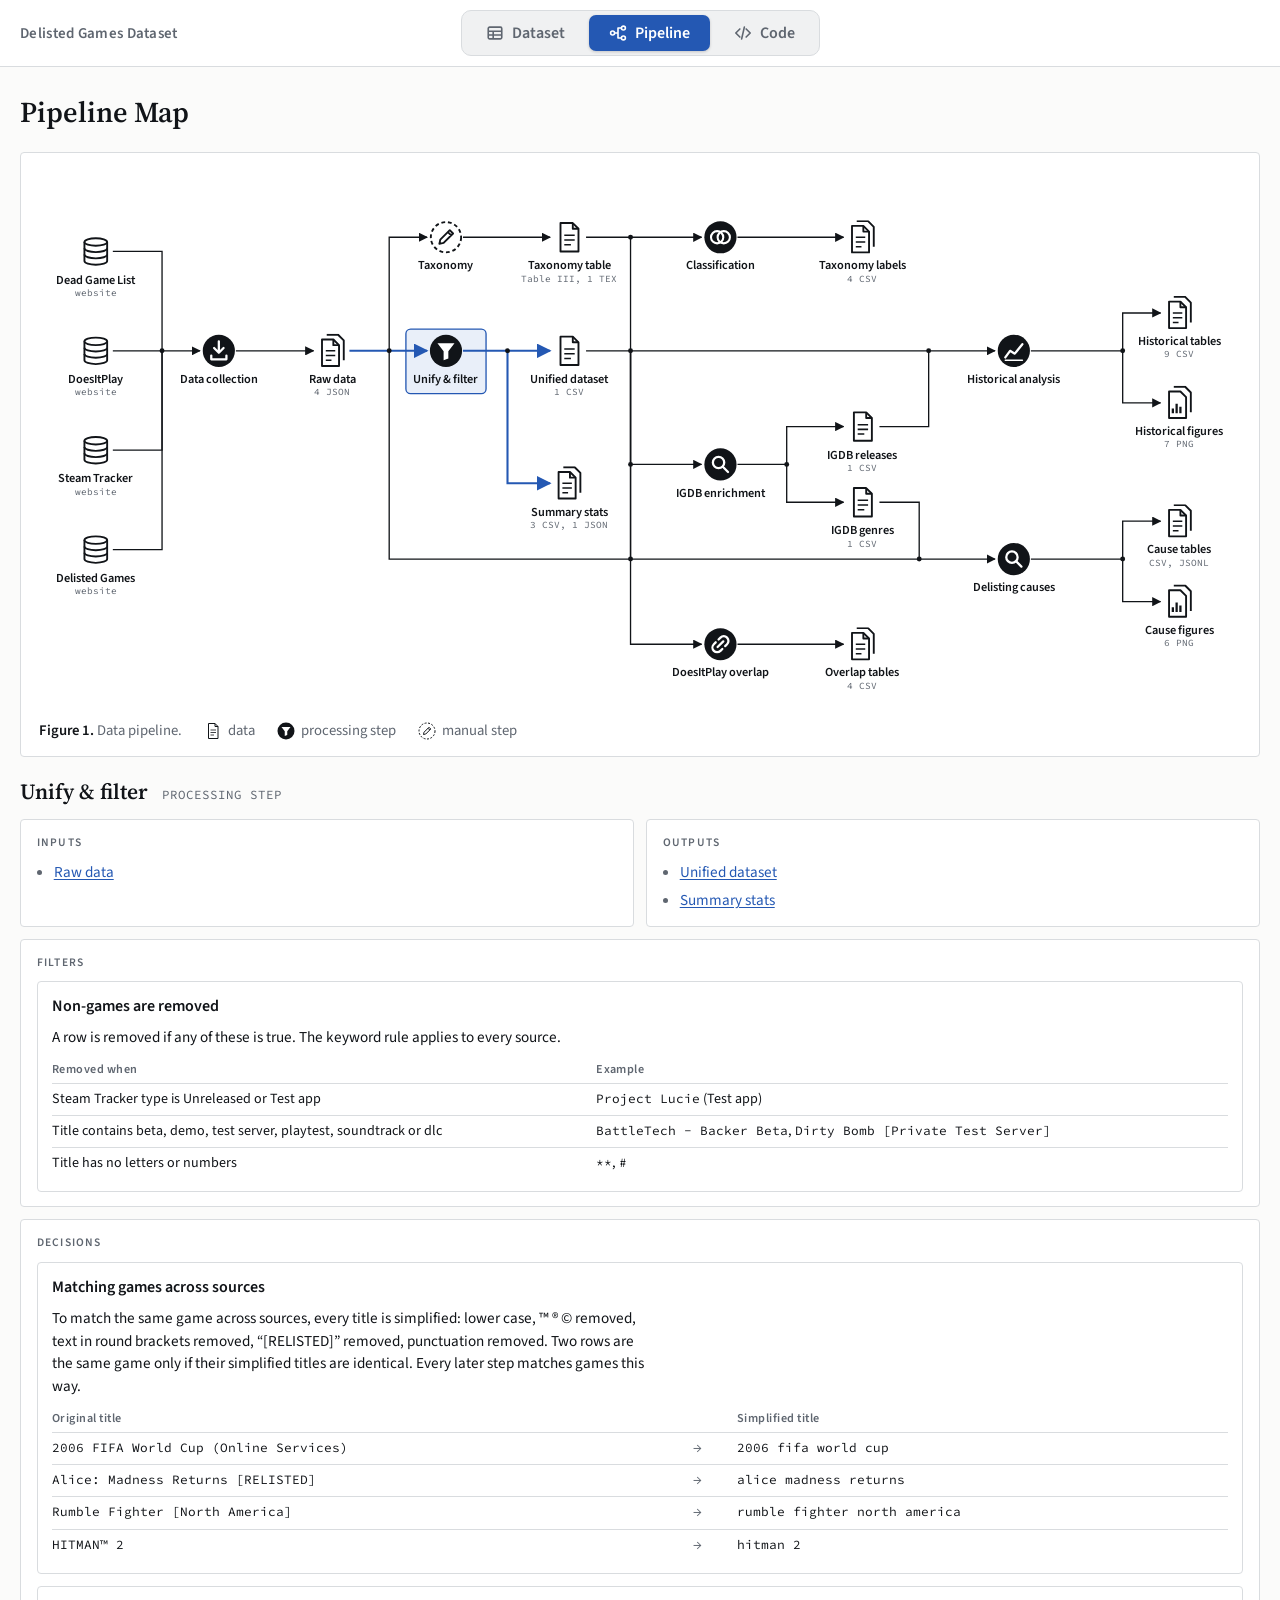
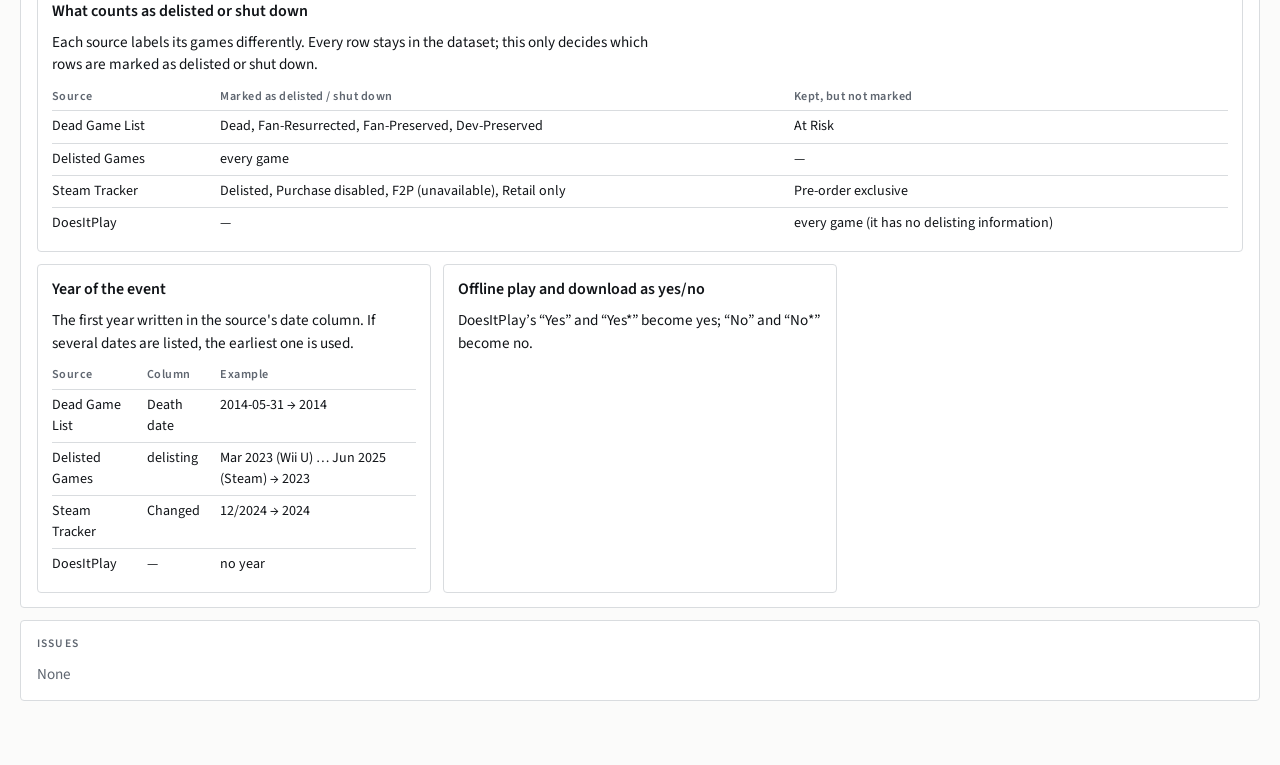
<file: pipeline.html>
<!doctype html>
<html lang="en">
<meta charset="utf-8">
<meta name="viewport" content="width=device-width, initial-scale=1">
<title>Pipeline Map</title>
<link rel="preconnect" href="https://fonts.googleapis.com">
<link rel="preconnect" href="https://fonts.gstatic.com" crossorigin>
<link rel="stylesheet" href="https://fonts.googleapis.com/css2?family=Source+Code+Pro:wght@400;500&family=Source+Sans+3:wght@400;600&family=Source+Serif+4:opsz,wght@8..60,600&display=swap">
<style>
:root {
  --paper: #fbfbfa;
  --sheet: #ffffff;
  --ink: #111418;
  --muted: #5f6670;
  --rule: #d9dcdf;
  --accent: #2458b3;
  --accent-tint: #e9eff9;
  --gap: #b23a22;
  --gap-tint: #fbebe6;
  --code-bg: #f0f1f2;
  --serif: "Source Serif 4", Georgia, "Times New Roman", serif;
  --sans: "Source Sans 3", "Helvetica Neue", Arial, sans-serif;
  --mono: "Source Code Pro", ui-monospace, Menlo, Consolas, monospace;
}
@media (prefers-color-scheme: dark) {
  :root:not([data-theme="light"]) {
    --paper: #121417; --sheet: #191c20; --ink: #e8eaed; --muted: #9aa1aa; --rule: #30353b;
    --accent: #86acef; --accent-tint: #1d2738; --gap: #ef8a71; --gap-tint: #2e1d18; --code-bg: #22262b;
    color-scheme: dark;
  }
}
:root[data-theme="dark"] {
  --paper: #121417; --sheet: #191c20; --ink: #e8eaed; --muted: #9aa1aa; --rule: #30353b;
  --accent: #86acef; --accent-tint: #1d2738; --gap: #ef8a71; --gap-tint: #2e1d18; --code-bg: #22262b;
  color-scheme: dark;
}

* { box-sizing: border-box; }
body { background: var(--paper); color: var(--ink); font: 16px/1.5 var(--sans); padding-inline: 20px; padding-block: 28px 64px; }
.wrap { max-width: 1240px; margin: 0 auto; display: grid; gap: 22px; }
h1, h2 { font-family: var(--serif); font-weight: 600; margin: 0; line-height: 1.2; text-wrap: balance; }
h1 { font-size: 1.8rem; }
h2 { font-size: 1.35rem; }

figure { margin: 0; background: var(--sheet); border: 1px solid var(--rule); border-radius: 4px; padding: 18px 18px 14px; display: grid; gap: 10px; }
.fig-scroll { overflow-x: auto; }
.fig-scroll svg { display: block; width: 100%; min-width: 940px; height: auto; color: var(--ink); }
figcaption { font-size: 0.92rem; color: var(--muted); display: flex; flex-wrap: wrap; gap: 6px 22px; align-items: center; }
figcaption b { color: var(--ink); font-weight: 600; }
.key { display: inline-flex; align-items: center; gap: 6px; }
.key svg { width: 18px; height: 18px; color: var(--ink); }
.key.gap svg { color: var(--gap); }

svg text { font-family: var(--sans); fill: currentColor; pointer-events: none; }
svg .lbl { font-size: 13px; font-weight: 600; }
svg .sub { font-family: var(--mono); font-size: 10px; fill: var(--muted); }
.gapnode .sub { fill: var(--gap); }
.edge { fill: none; stroke: currentColor; stroke-width: 1.4; transition: stroke .15s; }
.edge.gap { stroke: var(--gap); stroke-dasharray: 4 3; }
.edge.on { stroke: var(--accent); stroke-width: 2.2; }
.edge.gap.on { stroke: var(--gap); }
.dot, .ah { fill: currentColor; }
.ah.gap { fill: var(--gap); }
.ah.on { fill: var(--accent); }

.hl { fill: transparent; stroke: transparent; stroke-width: 1.4; pointer-events: none; transition: fill .15s, stroke .15s; }
.hl.hover { fill: var(--paper); stroke: var(--rule); }
.hl.sel { fill: var(--accent-tint); stroke: var(--accent); }
.hl.gap.sel { fill: var(--gap-tint); stroke: var(--gap); }
.node { cursor: pointer; outline: none; }
.node .hit { fill: transparent; }
.gapnode { color: var(--gap); }

.detail { display: grid; gap: 14px; min-width: 0; }
.dhead { display: flex; flex-wrap: wrap; align-items: baseline; gap: 4px 14px; }
.kind { font-family: var(--mono); font-size: 0.78rem; color: var(--muted); text-transform: uppercase; letter-spacing: 0.08em; }
.boxes { display: grid; grid-template-columns: repeat(2, minmax(0, 1fr)); gap: 12px; }
@media (max-width: 700px) { .boxes { grid-template-columns: 1fr; } }
.box { background: var(--sheet); border: 1px solid var(--rule); border-radius: 4px; padding: 14px 16px; display: grid; gap: 10px; align-content: start; min-width: 0; }
.box.wide { grid-column: 1 / -1; }
.box.alert { border-color: var(--gap); background: var(--gap-tint); }
.box-label { font-size: 0.72rem; font-weight: 600; letter-spacing: 0.1em; text-transform: uppercase; color: var(--muted); }
.box.alert .box-label { color: var(--gap); }
.box p { margin: 0; font-size: 0.95rem; max-width: 75ch; }
.box ul { margin: 0; padding-left: 1.1em; display: grid; gap: 5px; font-size: 0.95rem; }
.box li::marker { color: var(--muted); }
.none { color: var(--muted); }
.ref { font: inherit; color: var(--accent); background: none; border: 0; padding: 0; cursor: pointer; text-decoration: underline; text-underline-offset: 2px; }
.ref:focus-visible { outline: 2px solid var(--accent); outline-offset: 2px; border-radius: 2px; }

.rules { display: grid; grid-template-columns: repeat(auto-fit, minmax(min(100%, 340px), 1fr)); gap: 12px; }
.rule { border: 1px solid var(--rule); border-radius: 4px; padding: 12px 14px; display: grid; gap: 8px; align-content: start; min-width: 0; }
.rule.full { grid-column: 1 / -1; }
.rt { font-weight: 600; font-size: 1rem; }
.ex { overflow-x: auto; }
.ex table { border-collapse: collapse; width: 100%; font-size: 0.88rem; }
.ex th { text-align: left; font-weight: 600; font-size: 0.76rem; letter-spacing: 0.04em; color: var(--muted); padding: 4px 12px 4px 0; border-bottom: 1px solid var(--rule); white-space: nowrap; }
.ex td { padding: 5px 12px 5px 0; border-bottom: 1px solid var(--rule); vertical-align: top; }
.ex tr:last-child td { border-bottom: 0; }
.ex .mono { font-family: var(--mono); font-size: 0.8rem; }
.ex .arrow { color: var(--muted); }
.ex .bad { color: var(--gap); }

@media (prefers-reduced-motion: reduce) { .edge, .hl { transition: none; } }
</style>
<link rel="stylesheet" href="site-nav.css">

<nav class="site-bar" aria-label="Site">
  <span class="site-brand">Delisted Games Dataset</span>
  <div class="site-tabs">
    <a class="site-tab" href="dataset/index.html">
      <svg viewBox="0 0 20 20" fill="none" stroke="currentColor" stroke-width="1.8" aria-hidden="true"><rect x="2.5" y="3.5" width="15" height="13" rx="1.5"/><path d="M2.5 8H17.5M2.5 12.25H17.5M8 8V16.5"/></svg>Dataset</a>
    <a class="site-tab" href="pipeline.html" aria-current="page">
      <svg viewBox="0 0 20 20" fill="none" stroke="currentColor" stroke-width="1.8" stroke-linecap="round" aria-hidden="true"><circle cx="4" cy="10" r="2.2"/><circle cx="16" cy="4.5" r="2.2"/><circle cx="16" cy="15.5" r="2.2"/><path d="M6.2 10H10M10 4.5V15.5M10 4.5H13.8M10 15.5H13.8"/></svg>Pipeline</a>
    <a class="site-tab" href="code/index.html">
      <svg viewBox="0 0 20 20" fill="none" stroke="currentColor" stroke-width="1.8" stroke-linecap="round" stroke-linejoin="round" aria-hidden="true"><path d="M6.5 5.5 2 10l4.5 4.5M13.5 5.5 18 10l-4.5 4.5M11.5 3.5l-3 13"/></svg>Code</a>
  </div>
  <span></span>
</nav>
<div class="wrap">
  <h1>Pipeline Map</h1>

  <figure>
    <div class="fig-scroll">
    <svg viewBox="0 0 1270 570" role="group" aria-label="Data pipeline. Four websites feed data collection, which produces the raw data. The taxonomy is built by hand from the raw data's categories. Unify and filter turns the raw data into the unified dataset and summary stats. Classification labels the unified dataset with the taxonomy. The unified dataset also feeds IGDB enrichment, the DoesItPlay overlap export and the historical analysis. IGDB release counts feed the historical analysis. The unified dataset, IGDB genres and the Delisted Games raw file feed the delisting-cause analysis, which uses local LLMs on the Delisted Games narratives.">
      <defs>
        <symbol id="i-db" viewBox="0 0 36 36"><g fill="none" stroke="currentColor" stroke-width="2"><path d="M6,8 V28 A12,4 0 0 0 30,28 V8" style="fill:var(--sheet)"/><ellipse cx="18" cy="8" rx="12" ry="4" style="fill:var(--sheet)"/><path d="M6,14.7 A12,4 0 0 0 30,14.7 M6,21.3 A12,4 0 0 0 30,21.3"/></g></symbol>
        <symbol id="i-doc" viewBox="0 0 36 36"><g fill="none" stroke="currentColor" stroke-width="2" stroke-linejoin="round"><path d="M9,3 H22 L28,9 V33 H9 Z" style="fill:var(--sheet)"/><path d="M22,3 V9 H28"/><path d="M13,16 H24 M13,21 H24 M13,26 H20" stroke-width="1.6"/></g></symbol>
        <symbol id="i-docs" viewBox="0 0 36 36"><g fill="none" stroke="currentColor" stroke-width="2" stroke-linejoin="round"><path d="M12,1 H24 L30,7 V28" /><path d="M7,6 H19 L25,12 V34 H7 Z" style="fill:var(--sheet)"/><path d="M19,6 V12 H25"/><path d="M11,18 H21 M11,23 H21 M11,28 H17" stroke-width="1.6"/></g></symbol>
        <symbol id="i-fig" viewBox="0 0 36 36"><g fill="none" stroke="currentColor" stroke-width="2" stroke-linejoin="round"><path d="M12,1 H24 L30,7 V28"/><path d="M7,6 H19 L25,12 V34 H7 Z" style="fill:var(--sheet)"/><path d="M11,29 V24 M15,29 V19 M19,29 V22" stroke-width="2.4"/></g></symbol>
        <symbol id="p-collect" viewBox="0 0 36 36"><circle cx="18" cy="18" r="17" fill="currentColor"/><g fill="none" style="stroke:var(--sheet)" stroke-width="2.4" stroke-linecap="round" stroke-linejoin="round"><path d="M18,8 V20 M13,15 L18,20 L23,15 M10,23 V27 H26 V23"/></g></symbol>
        <symbol id="p-filter" viewBox="0 0 36 36"><circle cx="18" cy="18" r="17" fill="currentColor"/><path d="M9,10 H27 L20.5,18.5 V26 L15.5,28 V18.5 Z" style="fill:var(--sheet)"/></symbol>
        <symbol id="p-search" viewBox="0 0 36 36"><circle cx="18" cy="18" r="17" fill="currentColor"/><g fill="none" style="stroke:var(--sheet)" stroke-width="2.4" stroke-linecap="round"><circle cx="16" cy="16" r="6"/><path d="M20.5,20.5 L26,26"/></g></symbol>
        <symbol id="p-overlap" viewBox="0 0 36 36"><circle cx="18" cy="18" r="17" fill="currentColor"/><g fill="none" style="stroke:var(--sheet)" stroke-width="2.2"><circle cx="14.5" cy="18" r="6.5"/><circle cx="21.5" cy="18" r="6.5"/></g></symbol>
        <symbol id="p-trend" viewBox="0 0 36 36"><circle cx="18" cy="18" r="17" fill="currentColor"/><g fill="none" style="stroke:var(--sheet)" stroke-width="2.4" stroke-linecap="round" stroke-linejoin="round"><path d="M9,25 L14,18 L19,21 L27,11"/><path d="M9,28 H27" stroke-width="1.6"/></g></symbol>
        <symbol id="p-link" viewBox="0 0 36 36"><circle cx="18" cy="18" r="17" fill="currentColor"/><g fill="none" style="stroke:var(--sheet)" stroke-width="2.4" stroke-linecap="round"><path d="M15,21 L21,15 M16,13 L18,11 A4,4 0 0 1 25,18 L23,20 M20,23 L18,25 A4,4 0 0 1 11,18 L13,16"/></g></symbol>
        <symbol id="p-manual" viewBox="0 0 36 36"><circle cx="18" cy="18" r="16" style="fill:var(--sheet)" stroke="currentColor" stroke-width="2" stroke-dasharray="4 3"/><g fill="none" stroke="currentColor" stroke-width="2" stroke-linejoin="round"><path d="M11,25 L12,20.5 L22,10.5 L25.5,14 L15.5,24 Z M20,12.5 L23.5,16"/></g></symbol>
        <symbol id="p-genre"viewBox="0 0 36 36"><circle cx="18" cy="18" r="16" style="fill:var(--gap-tint)" stroke="currentColor" stroke-width="2" stroke-dasharray="4 3"/><g fill="none" stroke="currentColor" stroke-width="2" stroke-linejoin="round"><path d="M10,10 H18 L26,18 L18,26 L10,18 Z"/><circle cx="14" cy="14" r="1.4" fill="currentColor"/></g></symbol>
        <marker id="ah" viewBox="0 0 10 10" refX="9" refY="5" markerWidth="7" markerHeight="7" orient="auto"><path class="ah" d="M0,0 L10,5 L0,10 z"/></marker>
        <marker id="ah-on" viewBox="0 0 10 10" refX="9" refY="5" markerWidth="7" markerHeight="7" orient="auto"><path class="ah on" d="M0,0 L10,5 L0,10 z"/></marker>
        <marker id="ah-gap" viewBox="0 0 10 10" refX="9" refY="5" markerWidth="7" markerHeight="7" orient="auto"><path class="ah gap" d="M0,0 L10,5 L0,10 z"/></marker>
      </defs>

      <g id="hls"></g>

      <g id="edges">
        <path class="edge" data-n="src_dead collect" d="M78,85 H130 V190"/>
        <path class="edge" data-n="src_steam collect" d="M78,295 H130 V190"/>
        <path class="edge" data-n="src_dip collect" d="M78,190 H130"/>
        <path class="edge arrow" data-n="src_dead src_dip src_steam src_delisted collect" d="M130,190 H170"/>
        <path class="edge" data-n="src_delisted collect" d="M78,400 H130 V190"/>
        <path class="edge arrow" data-n="collect raw" d="M208,190 H290"/>
        <path class="edge" data-n="raw taxonomy unify causes" d="M328,190 H370"/>
        <path class="edge arrow" data-n="raw taxonomy" d="M370,190 V70 H410"/>
        <path class="edge arrow" data-n="raw unify" d="M370,190 H410"/>
        <path class="edge" data-n="raw causes" d="M370,190 V410 H625"/>
        <path class="edge arrow" data-n="taxonomy tax_table" d="M448,70 H540"/>
        <path class="edge" data-n="unify unified stats" d="M448,190 H495"/>
        <path class="edge arrow" data-n="unify unified" d="M495,190 H540"/>
        <path class="edge arrow" data-n="unify stats" d="M495,190 V330 H540"/>
        <path class="edge" data-n="unified classify igdb dip_overlap rq3 causes" d="M578,190 H625"/>
        <path class="edge" data-n="tax_table classify" d="M578,70 H625"/>
        <path class="edge" data-n="unified classify" d="M625,190 V70"/>
        <path class="edge arrow" data-n="tax_table unified classify" d="M625,70 H700"/>
        <path class="edge arrow" data-n="classify tax_labels" d="M738,70 H850"/>
        <path class="edge" data-n="unified rq3" d="M625,190 H940"/>
        <path class="edge arrow" data-n="unified igdb_years rq3" d="M940,190 H1010"/>
        <path class="edge arrow" data-n="unified dip_overlap" d="M625,190 V500 H700"/>
        <path class="edge" data-n="unified causes" d="M625,190 V410"/>
        <path class="edge arrow" data-n="unified igdb" d="M625,190 V310 H700"/>
        <path class="edge" data-n="igdb igdb_genres igdb_years" d="M738,310 H790"/>
        <path class="edge arrow" data-n="igdb igdb_years" d="M790,310 V270 H850"/>
        <path class="edge arrow" data-n="igdb igdb_genres" d="M790,310 V350 H850"/>
        <path class="edge" data-n="igdb_years rq3" d="M888,270 H940 V190"/>
        <path class="edge arrow" data-n="dip_overlap overlap" d="M738,500 H850"/>
        <path class="edge" data-n="rq3 rq3_tables rq3_figs" d="M1048,190 H1145"/>
        <path class="edge arrow" data-n="rq3 rq3_tables" d="M1145,190 V150 H1185"/>
        <path class="edge arrow" data-n="rq3 rq3_figs" d="M1145,190 V245 H1185"/>
        <path class="edge" data-n="unified raw causes" d="M625,410 H930"/>
        <path class="edge" data-n="igdb_genres causes" d="M888,350 H930 V410"/>
        <path class="edge arrow" data-n="unified igdb_genres raw causes" d="M930,410 H1010"/>
        <path class="edge" data-n="causes causes_tables causes_figs" d="M1048,410 H1145"/>
        <path class="edge arrow" data-n="causes causes_tables" d="M1145,410 V370 H1185"/>
        <path class="edge arrow" data-n="causes causes_figs" d="M1145,410 V455 H1185"/>
        <circle class="dot" cx="130" cy="190" r="2.6"/>
        <circle class="dot" cx="370" cy="190" r="2.6"/>
        <circle class="dot" cx="495" cy="190" r="2.6"/>
        <circle class="dot" cx="625" cy="190" r="2.6"/>
        <circle class="dot" cx="625" cy="70" r="2.6"/>
        <circle class="dot" cx="625" cy="310" r="2.6"/>
        <circle class="dot" cx="625" cy="410" r="2.6"/>
        <circle class="dot" cx="790" cy="310" r="2.6"/>
        <circle class="dot" cx="940" cy="190" r="2.6"/>
        <circle class="dot" cx="1145" cy="190" r="2.6"/>
        <circle class="dot" cx="930" cy="410" r="2.6"/>
        <circle class="dot" cx="1145" cy="410" r="2.6"/>
      </g>

      <g id="nodes"></g>
    </svg>
    </div>
    <figcaption>
      <span><b>Figure 1.</b> Data pipeline.</span>
      <span class="key"><svg viewBox="0 0 36 36"><use href="#i-doc"/></svg>data</span>
      <span class="key"><svg viewBox="0 0 36 36"><use href="#p-filter"/></svg>processing step</span>
      <span class="key"><svg viewBox="0 0 36 36"><use href="#p-manual"/></svg>manual step</span>
    </figcaption>
  </figure>

  <section class="detail" id="detail" aria-live="polite"></section>
</div>

<script>

const SAME = "A row from one source and a row from another are treated as the same game only if their simplified titles are identical (see Unify & filter).";

const NODES = {
  src_dead: { kind: "data", icon: "i-db", x: 60, y: 85, name: "Dead Game List", sub: "website",
    producedBy: ["Stop Killing Games wiki"], readBy: ["@collect"], issues: [] },
  src_dip: { kind: "data", icon: "i-db", x: 60, y: 190, name: "DoesItPlay", sub: "website",
    producedBy: ["DoesItPlay website"], readBy: ["@collect"], issues: [] },
  src_steam: { kind: "data", icon: "i-db", x: 60, y: 295, name: "Steam Tracker", sub: "website",
    producedBy: ["Steam Tracker website"], readBy: ["@collect"], issues: [] },
  src_delisted: { kind: "data", icon: "i-db", x: 60, y: 400, name: "Delisted Games", sub: "website",
    producedBy: ["Delisted Games website"], readBy: ["@collect"], issues: [] },

  collect: { kind: "process", icon: "p-collect", x: 190, y: 190, name: "Data collection",
    inputs: ["@src_dead", "@src_dip", "@src_steam", "@src_delisted"],
    outputs: ["@raw"],
    filters: [
      { t: "Broken table rows are skipped",
        d: "A row is not saved if its number of cells doesn't fit the table.",
        ex: { head: ["Source", "Row skipped when"], rows: [
          ["Dead Game List", "cell count ≠ number of columns"],
          ["Steam Tracker", "cell count ≠ number of columns"],
          ["DoesItPlay", "fewer than 8 cells"]] } },
      { t: "Duplicate DoesItPlay tests are removed",
        d: "If two rows have the same game, platform, version, region, test device, offline play and download required, only one is kept." }
    ],
    decisions: [
      { t: "Website tables are saved as they are",
        d: "Dead Game List and Steam Tracker keep every column of the website table, unchanged. Links are saved as URLs, not as link text." },
      { t: "One DoesItPlay row per test",
        d: "A game tested on several platforms, versions, regions or devices gets one row per test." },
      { t: "Steam Tracker keeps every app type",
        d: "Unreleased apps and test apps are saved too. They are removed later, in @unify." },
      { t: "Delisted Games: one entry per game page",
        d: "The site's per-platform lists (PC, Steam, GOG, Epic, Microsoft Store, Nintendo, PlayStation, Stadia) are walked in turn, and each game's page is saved: its release and delisting dates, developer, publisher, where it is still available, source links and the full narrative text." },
      { t: "Delisted Games listed once per game",
        d: "A game that appears in several platform lists is saved only once, under the first list it was found in. The other platforms stay visible in its dates and availability text." }
    ],
    issues: [] },

  raw: { kind: "data", icon: "i-docs", x: 310, y: 190, name: "Raw data", sub: "4 JSON",
    producedBy: ["@collect"], readBy: ["@taxonomy", "@unify", "@causes"], issues: [] },

  taxonomy: { kind: "process", icon: "p-manual", x: 430, y: 70, name: "Taxonomy",
    inputs: ["The status categories used by the four sources in @raw"],
    outputs: ["@tax_table"],
    filters: [],
    decisions: [
      { t: "Seven dimensions from the sources' categories", full: true,
        d: "The categories mined from the four sources were merged by hand into seven dimensions. Each one answers one question about a game.",
        ex: { head: ["ID", "Dimension", "Values"], rows: [
          ["D.1", "Digital Availability", "Available, Unavailable, Regionally Limited, Never Offered"],
          ["D.2", "Physical Availability", "Retail, Second-hand, Never released"],
          ["D.3", "Medium Completeness", "Complete, Partial, Key or launcher only"],
          ["D.4", "Online Dependency", "None, Minor, Optional Multiplayer, Launch Authentication, Core Gameplay"],
          ["D.5", "Service Status", "Active, End-of-life announced, Shut down, N/A"],
          ["D.6", "Platform Accessibility", "Run on current hardware platform or OS, Legacy Hardware, Legacy OS"],
          ["D.7", "Preservation", "None, Dev-Preserved, Fan-Preserved, Fan-Resurrected"]] } },
      { t: "Unknown in every dimension",
        d: "Every dimension also admits Unknown when the evidence does not determine a value. It records missing evidence, not a property of the game." },
      { t: "Taxonomy v2",
        d: "Adds N/A (D.5, no online component), Unknown, Optional Multiplayer (D.4) and the Legacy OS criterion (D.6)." }
    ],
    issues: [] },
  tax_table: { kind: "data", icon: "i-doc", x: 560, y: 70, name: "Taxonomy table", sub: "Table III, 1 TEX",
    producedBy: ["@taxonomy"], readBy: ["@classify"], issues: [] },

  unify: { kind: "process", icon: "p-filter", x: 430, y: 190, name: "Unify & filter",
    inputs: ["@raw"],
    outputs: ["@unified", "@stats"],
    filters: [
      { t: "Non-games are removed", full: true,
        d: "A row is removed if any of these is true. The keyword rule applies to every source.",
        ex: { head: ["Removed when", "Example"], rows: [
          ["Steam Tracker type is Unreleased or Test app", "<span class='mono'>Project Lucie</span> (Test app)"],
          ["Title contains beta, demo, test server, playtest, soundtrack or dlc", "<span class='mono'>BattleTech - Backer Beta</span>, <span class='mono'>Dirty Bomb [Private Test Server]</span>"],
          ["Title has no letters or numbers", "<span class='mono'>**</span>, <span class='mono'>#</span>"]] } }
    ],
    decisions: [
      { t: "Matching games across sources", full: true,
        d: "To match the same game across sources, every title is simplified: lower case, ™ ® © removed, text in round brackets removed, “[RELISTED]” removed, punctuation removed. Two rows are the same game only if their simplified titles are identical. Every later step matches games this way.",
        ex: { head: ["Original title", "", "Simplified title"], rows: [
          ["2006 FIFA World Cup (Online Services)", "→", "2006 fifa world cup"],
          ["Alice: Madness Returns [RELISTED]", "→", "alice madness returns"],
          ["Rumble Fighter [North America]", "→", "rumble fighter north america"],
          ["HITMAN™ 2", "→", "hitman 2"]], mono: [0, 2] } },
      { t: "What counts as delisted or shut down", full: true,
        d: "Each source labels its games differently. Every row stays in the dataset; this only decides which rows are marked as delisted or shut down.",
        ex: { head: ["Source", "Marked as delisted / shut down", "Kept, but not marked"], rows: [
          ["Dead Game List", "Dead, Fan-Resurrected, Fan-Preserved, Dev-Preserved", "At Risk"],
          ["Delisted Games", "every game", "—"],
          ["Steam Tracker", "Delisted, Purchase disabled, F2P (unavailable), Retail only", "Pre-order exclusive"],
          ["DoesItPlay", "—", "every game (it has no delisting information)"]] } },
      { t: "Year of the event",
        d: "The first year written in the source's date column. If several dates are listed, the earliest one is used.",
        ex: { head: ["Source", "Column", "Example"], rows: [
          ["Dead Game List", "Death date", "2014-05-31 → 2014"],
          ["Delisted Games", "delisting", "Mar 2023 (Wii U) … Jun 2025 (Steam) → 2023"],
          ["Steam Tracker", "Changed", "12/2024 → 2024"],
          ["DoesItPlay", "—", "no year"]] } },
      { t: "Offline play and download as yes/no",
        d: "DoesItPlay’s “Yes” and “Yes*” become yes; “No” and “No*” become no." }
    ],
    issues: [] },

  unified: { kind: "data", icon: "i-doc", x: 560, y: 190, name: "Unified dataset", sub: "1 CSV",
    producedBy: ["@unify"], readBy: ["@classify", "@igdb", "@dip_overlap", "@rq3", "@causes"], issues: [] },
  stats: { kind: "data", icon: "i-docs", x: 560, y: 330, name: "Summary stats", sub: "3 CSV, 1 JSON",
    producedBy: ["@unify"], readBy: [], issues: [] },

  igdb: { kind: "process", icon: "p-search", x: 720, y: 310, name: "IGDB enrichment",
    inputs: ["@unified", "IGDB genre list", "IGDB website API"],
    outputs: ["@igdb_genres", "@igdb_years"],
    filters: [
      { t: "Genres only for exact matches",
        d: "A game gets genres only if IGDB has a game with the same simplified title. Similar titles are not accepted." },
      { t: "Only full games counted per year",
        d: "Yearly release counts include main games, remakes, remasters, expanded games and ports. DLC, expansions, bundles, mods, episodes, seasons, packs and updates are not counted." }
    ],
    decisions: [
      { t: "Each game is searched once",
        d: "Every distinct simplified title from the four sources is searched on IGDB by its original name. If that finds no exact match, it is searched again by its simplified title." },
      { t: "Which years are counted",
        d: "From the earliest to the latest event year in the unified dataset, up to the current year." }
    ],
    issues: [] },
  igdb_genres: { kind: "data", icon: "i-doc", x: 870, y: 350, name: "IGDB genres", sub: "1 CSV",
    producedBy: ["@igdb"], readBy: ["@causes"], issues: [] },
  igdb_years: { kind: "data", icon: "i-doc", x: 870, y: 270, name: "IGDB releases", sub: "1 CSV",
    producedBy: ["@igdb"], readBy: ["@rq3"], issues: [] },

  classify: { kind: "process", icon: "p-overlap", x: 720, y: 70, name: "Classification",
    inputs: ["@unified", "@tax_table, plus the mapping rules below, as the codebook", "Claude Haiku 5.5", "Claude Opus 5.5 with web search (validation)"],
    outputs: ["@tax_labels"],
    filters: [
      { t: "Evidence from the dataset only",
        d: "No external lookup. Marketing or product-description text is never used as evidence." },
      { t: "Other sources only for the same platform",
        d: "A record from another source is used only if it covers the same hardware platform. D.7 is the exception." }
    ],
    decisions: [
      { t: "One label set per title",
        d: "The 14,340 rows of the unified dataset come down to 11,762 unique simplified titles. Each title is judged on the platform listed in its source record." },
      { t: "Rules where the fields decide", full: true,
        d: "Titles found in only one source, when that source is Steam Tracker or DoesItPlay, are labelled by fixed rules on the source fields. Some of the rules:",
        ex: { head: ["Source", "Field", "Rule"], rows: [
          ["Steam Tracker", "Type", "Delisted / Purchase disabled / F2P (unavailable) → D.1 Unavailable"],
          ["Delisted Games", "—", "D.1 Unavailable on the listed platform"],
          ["DoesItPlay", "OfflinePlay", "Yes → D.4 None and D.5 N/A; Yes* → Minor; No → Core Gameplay"],
          ["DoesItPlay", "DownloadRequired", "No → D.3 Complete; No* / Yes* → Partial; Yes → Key or launcher only"],
          ["Dead Game List", "State", "Dead → D.5 Shut down; Dev-/Fan-Preserved and Fan-Resurrected → same value in D.7"],
          ["All", "platform", "Legacy platform → D.6 Legacy Hardware; only discontinued runtimes or OS → Legacy OS"]] } },
      { t: "LLM where judgement is needed",
        d: "3,120 titles with free text (Delisted Games, Dead Game List) or in more than one source are labelled by Claude Haiku 5.5, 40 titles per prompt. It gets every source record for the title, answers with the allowed values only, and adds a confidence level and a one-sentence rationale." },
      { t: "Web-search validation",
        d: "196 titles, stratified by source (95% confidence, ±7%). Claude Opus 5.5 searched the web for each game's current status, without seeing the labels. Where both labels are known, they agree on 68–96% of the titles per dimension (D.1–D.6), and the web fills in 334 of the 832 Unknown labels. The sample keeps its rule or LLM labels." },
      { t: "Official servers only (D.5)",
        d: "Active means official servers. Fan-run servers count in D.7, so 196 titles that Haiku marked Active are reset to Shut down." },
      { t: "Taxonomy v2 applied to the LLM labels",
        d: "The Haiku labels predate v2. D.4 Minor becomes Optional Multiplayer for 180 titles, and D.6 becomes Legacy OS for 9 browser-plugin games." }
    ],
    issues: [
      "3,120 titles keep Haiku labels that were not checked one by one; 447 low-confidence labels and about 370 that disagree with the rules are not reviewed.",
      "The validation reference is itself an LLM with web search, not reviewed by a human.",
      "D.6 is mostly assumed: PC and Steam games count as running on current hardware."
    ] },
  tax_labels: { kind: "data", icon: "i-docs", x: 870, y: 70, name: "Taxonomy labels", sub: "4 CSV",
    producedBy: ["@classify"], readBy: ["Dataset page"], issues: [] },

  dip_overlap: { kind: "process", icon: "p-link", x: 720, y: 500, name: "DoesItPlay overlap",
    inputs: ["@unified"],
    outputs: ["@overlap"],
    filters: [
      { t: "Only delisted or shut-down games",
        d: "At Risk games (Dead Game List) and Pre-order exclusive apps (Steam Tracker) are left out, because they haven't been delisted or shut down." }
    ],
    decisions: [
      { t: "Matched to DoesItPlay by title", d: SAME + " Each source is matched to DoesItPlay separately." },
      { t: "One row per pair", d: "A game with several DoesItPlay tests appears once for each test." }
    ],
    issues: [] },
  overlap: { kind: "data", icon: "i-docs", x: 870, y: 500, name: "Overlap tables", sub: "4 CSV",
    producedBy: ["@dip_overlap"], readBy: [], issues: [] },

  rq3: { kind: "process", icon: "p-trend", x: 1030, y: 190, name: "Historical analysis",
    inputs: ["@unified", "@igdb_years"],
    outputs: ["@rq3_tables", "@rq3_figs"],
    filters: [
      { t: "Only delisted or shut-down games", d: "At Risk games (Dead Game List) and Pre-order exclusive apps (Steam Tracker) are left out, because they haven't been delisted or shut down." },
      { t: "No future dates", d: "Events dated after the current year are left out. Events with no year are left out of the yearly charts." },
      { t: "Only complete years per year", d: "The yearly charts, tables and correlation tests stop at 2025, the last year the data snapshots fully cover. 2026 is still in progress, so it is left out." }
    ],
    decisions: [
      { t: "Games are counted, not rows",
        d: "Each year counts distinct games. A game listed in several sources in the same year counts once in the total." },
      { t: "Correlation with IGDB releases",
        d: "Pearson and Spearman correlation between delisting events per year and IGDB releases per year. Tested twice: on the yearly numbers, and on the change from one year to the next. Significance level 0.05." },
      { t: "Overlap with DoesItPlay", d: SAME },
      { t: "Offline and download indicators",
        d: "For each overlapping game, two yes/no indicators.",
        ex: { head: ["Indicator", "Yes when"], rows: [
          ["Can't play offline", "at least one of its DoesItPlay tests says offline play = No"],
          ["Needs a download", "at least one of its DoesItPlay tests says download required = Yes"]] } }
    ],
    issues: [] },
  rq3_tables: { kind: "data", icon: "i-docs", x: 1205, y: 150, name: "Historical tables", sub: "9 CSV",
    producedBy: ["@rq3"], readBy: [], issues: [] },
  rq3_figs: { kind: "data", icon: "i-fig", x: 1205, y: 245, name: "Historical figures", sub: "7 PNG",
    producedBy: ["@rq3"], readBy: [], issues: [] },
  causes: { kind: "process", icon: "p-search", x: 1030, y: 410, name: "Delisting causes",
    inputs: [
      "@unified (the 2,123 Delisted Games entries and their simplified titles)",
      "@raw (Delisted Games narratives and dates)",
      "@igdb_genres",
      "Two local LLMs through Ollama"
    ],
    outputs: ["@causes_tables", "@causes_figs"],
    filters: [
      { t: "Only Delisted Games entries kept by Unify & filter",
        d: "The 2,123 Delisted Games rows of the unified dataset. Every entry was delisted, so causes are compared within delisted games, not against a control group." },
      { t: "Narratives cleaned before the LLM reads them",
        d: "The site boilerplate, the “Thanks to …” footer and blocks of store-page marketing copy (feature lists, unattributed quoted blurbs) are removed. Marketing copy that is not caught stays in, and the prompt says to ignore it." },
      { t: "Genres only for exact matches", d: "Genre results use only entries whose simplified title has an exact IGDB match with genres." },
      { t: "Only complete years per year", d: "The per-year chart stops at 2025." }
    ],
    decisions: [
      { t: "Five fixed causes, multi-label",
        d: "Licensing, IP change, server shutdown, store closure and publisher exit, counted only when the narrative states them. Anything else is “other reason” or “not stated”. This is not an exhaustive taxonomy. One entry can have several causes, so shares can add up to more than 100%." },
      { t: "Two local models, verbatim quotes",
        d: "A Qwen and a Gemma model answer with a fixed JSON schema, temperature 0 and a fixed seed. Every cause needs a quote, which must be found in the narrative (fuzzy match ≥ 95); a cause without a matching quote counts as false. Model tag, digest and prompt hash are stored with each answer." },
      { t: "Final labels",
        d: "The primary model’s verified labels. Causes that both models flag are reported as a robustness check, with Cohen’s kappa per cause." },
      { t: "Age at delisting",
        d: "Earliest delisting date minus earliest digital release date, to the month where both are given. Year-only dates are placed mid-year." },
      { t: "Tests",
        d: "Fisher’s exact test (genre × cause, relisting × cause) and Mann–Whitney / Kolmogorov–Smirnov (age), with Benjamini–Hochberg correction." }
    ],
    issues: [
      "Causes are as reported by volunteers or publishers, not verified."
    ] },
  causes_tables: { kind: "data", icon: "i-docs", x: 1205, y: 370, name: "Cause tables", sub: "CSV, JSONL",
    producedBy: ["@causes"], readBy: [], issues: [] },
  causes_figs: { kind: "data", icon: "i-fig", x: 1205, y: 455, name: "Cause figures", sub: "6 PNG",
    producedBy: ["@causes"], readBy: [], issues: [] }
};

const SVGNS = "http://www.w3.org/2000/svg";
const nodeLayer = document.getElementById("nodes");
const hlLayer = document.getElementById("hls");
const edges = [...document.querySelectorAll("#edges .edge")];
const hl = {};

function el(tag, attrs, parent) {
  const e = document.createElementNS(SVGNS, tag);
  for (const k in attrs) e.setAttribute(k, attrs[k]);
  if (parent) parent.appendChild(e);
  return e;
}

for (const [id, n] of Object.entries(NODES)) {
  const g = el("g", { class: "node" + (n.gap ? " gapnode" : ""), "data-id": id, tabindex: 0, role: "button", "aria-label": n.name }, nodeLayer);
  el("use", { href: "#" + n.icon, x: n.x - 18, y: n.y - 18, width: 36, height: 36 }, g);
  el("text", { class: "lbl", x: n.x, y: n.y + 34, "text-anchor": "middle" }, g).textContent = n.name;
  if (n.sub) el("text", { class: "sub", x: n.x, y: n.y + 47, "text-anchor": "middle" }, g).textContent = n.sub;
  hl[id] = el("rect", { class: "hl" + (n.gap ? " gap" : ""), rx: 5 }, hlLayer);
  g.addEventListener("click", () => select(id));
  g.addEventListener("keydown", e => { if (e.key === "Enter" || e.key === " ") { e.preventDefault(); select(id); } });
  g.addEventListener("mouseenter", () => hl[id].classList.add("hover"));
  g.addEventListener("mouseleave", () => hl[id].classList.remove("hover"));
  g.addEventListener("focus", () => hl[id].classList.add("hover"));
  g.addEventListener("blur", () => hl[id].classList.remove("hover"));
}

function fitBoxes() {
  document.querySelectorAll(".node").forEach(g => {
    g.querySelector(".hit")?.remove();
    const b = g.getBBox();
    const box = { x: b.x - 8, y: b.y - 6, width: b.width + 16, height: b.height + 12 };
    for (const k in box) hl[g.dataset.id].setAttribute(k, box[k]);
    g.insertBefore(el("rect", { class: "hit", ...box }), g.firstChild);
  });
}
fitBoxes();
if (document.fonts) document.fonts.ready.then(fitBoxes);

function setMarkers() {
  edges.forEach(p => {
    if (!p.classList.contains("arrow")) return;
    const m = p.classList.contains("gap") ? "ah-gap" : p.classList.contains("on") ? "ah-on" : "ah";
    p.setAttribute("marker-end", `url(#${m})`);
  });
}

const detail = document.getElementById("detail");
const esc = v => String(v).replace(/[&<>"]/g, c => ({ "&": "&amp;", "<": "&lt;", ">": "&gt;", '"': "&quot;" }[c]));
const linkify = s => s.replace(/@(\w+)/g, (m, id) => NODES[id] ? `<button class="ref" data-go="${id}">${esc(NODES[id].name)}</button>` : m);
const list = items => items.length ? `<ul>${items.map(i => `<li>${linkify(i)}</li>`).join("")}</ul>` : `<p class="none">None</p>`;
const box = (label, body, cls = "") => `<div class="box ${cls}"><span class="box-label">${label}</span>${body}</div>`;

function exTable(ex) {
  const mono = ex.mono || [];
  return `<div class="ex"><table>
    <thead><tr>${ex.head.map(h => `<th>${h}</th>`).join("")}</tr></thead>
    <tbody>${ex.rows.map(r => `<tr>${r.map((c, i) => `<td class="${mono.includes(i) ? "mono" : ""} ${c === "→" ? "arrow" : ""}">${c}</td>`).join("")}</tr>`).join("")}</tbody>
  </table></div>`;
}

const rules = items => items.length
  ? `<div class="rules">${items.map(r => `<div class="rule ${r.full ? "full" : ""}"><div class="rt">${r.t}</div>${r.d ? `<p>${linkify(r.d)}</p>` : ""}${r.ex ? exTable(r.ex) : ""}</div>`).join("")}</div>`
  : `<p class="none">None</p>`;


function render(id) {
  const n = NODES[id];
  const alert = n.issues.length ? " alert" : "";
  const body = n.kind === "process" ? `
      ${box("Inputs", list(n.inputs))}
      ${box("Outputs", list(n.outputs))}
      ${box("Filters", rules(n.filters), "wide")}
      ${box("Decisions", rules(n.decisions), "wide")}
      ${box("Issues", list(n.issues), "wide" + alert)}` : `
      ${box("Produced by", list(n.producedBy))}
      ${box("Read by", list(n.readBy))}
      ${box("Issues", list(n.issues), "wide" + alert)}`;
  detail.innerHTML = `
    <div class="dhead"><h2>${esc(n.name)}</h2><span class="kind">${n.kind === "process" ? "processing step" : "data"}</span></div>
    <div class="boxes">${body}</div>`;
}

function select(id) {
  if (!NODES[id]) return;
  document.querySelectorAll(".node").forEach(g => g.setAttribute("aria-pressed", g.dataset.id === id));
  for (const k in hl) hl[k].classList.toggle("sel", k === id);
  edges.forEach(p => p.classList.toggle("on", p.dataset.n.split(" ").includes(id)));
  setMarkers();
  render(id);
  if (location.hash.slice(1) !== id) history.replaceState(null, "", "#" + id);
}

detail.addEventListener("click", e => {
  const b = e.target.closest("[data-go]");
  if (b) select(b.dataset.go);
});

select(NODES[location.hash.slice(1)] ? location.hash.slice(1) : "unify");
</script>
</file>
<file: site-nav.css>
/* Tab bar shared by the dataset page and the pipeline map. The tabs are plain
   links between the two pages: hosts that sandbox every page (e.g. Anonymous
   GitHub) block a page from framing another, so the views cannot be iframes.
   Colours come from the variables each page already defines. */
body { margin: 0; }
.site-bar { display: grid; grid-template-columns: 1fr auto 1fr; align-items: center; gap: 16px;
            margin: -28px -20px 28px; padding: 10px 20px; font: 15px/1.4 var(--sans);
            background: var(--sheet); border-bottom: 1px solid var(--rule); }
.site-brand { font-weight: 600; letter-spacing: .02em; color: var(--muted); }
/* Segmented switch: the current page is filled with the accent colour. */
.site-tabs { display: inline-flex; gap: 4px; padding: 4px; background: var(--code-bg); border: 1px solid var(--rule); border-radius: 10px; }
.site-tab { display: inline-flex; align-items: center; gap: 8px; font: 600 1rem/1 var(--sans); color: var(--muted);
            text-decoration: none; border-radius: 7px; padding: 9px 20px; transition: background .15s, color .15s; }
.site-tab svg { width: 18px; height: 18px; flex: none; }
.site-tab:hover { color: var(--ink); background: var(--sheet); }
.site-tab[aria-current="page"] { color: var(--sheet); background: var(--accent); box-shadow: 0 1px 3px rgb(0 0 0 / .18); }
.site-tab:focus-visible { outline: 2px solid var(--accent); outline-offset: 2px; }
@media (max-width: 560px) { .site-bar { grid-template-columns: 1fr; justify-items: center; padding: 8px 16px; } .site-brand { display: none; }
                             .site-tab { padding: 9px 12px; gap: 6px; } }
@media (max-width: 360px) { .site-tab svg { display: none; } }
@media (prefers-reduced-motion: reduce) { .site-tab { transition: none; } }
</file>
